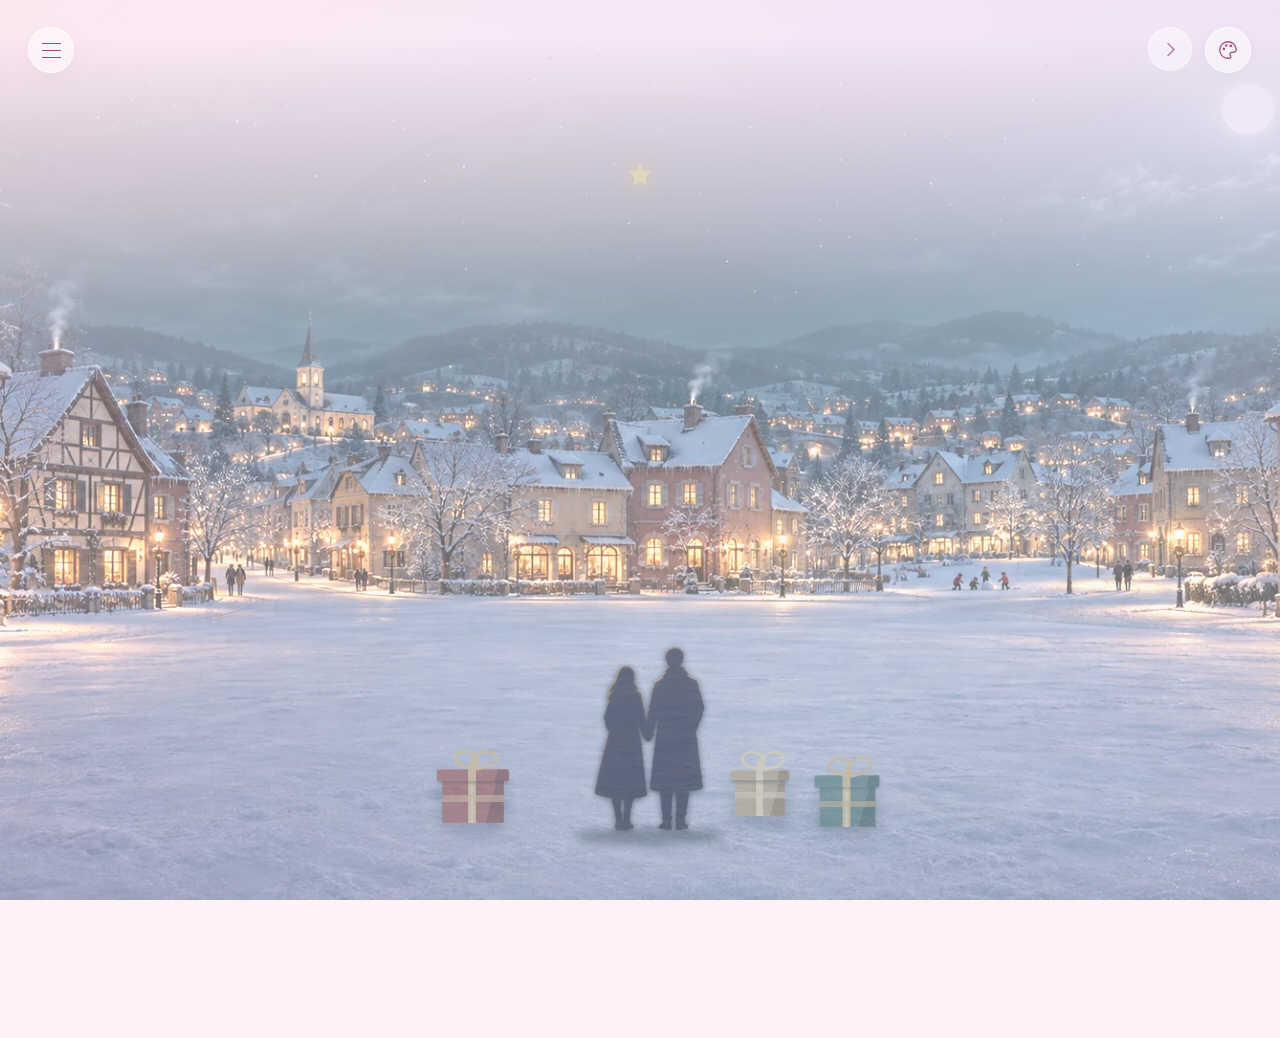
<file: index.html>
<!doctype html><html lang="zh-CN"><head><meta charset="UTF-8"><meta name="viewport" content="width=device-width, initial-scale=1, viewport-fit=cover"><meta name="theme-color" content="#f9e6f1"><link rel="icon" href="assets/star.svg"><script src="theme.js?v=20261122-14"></script><link rel="stylesheet" href="design.css?v=20261122-16"><link rel="stylesheet" href="navigation.css?v=20261122-14"><link rel="preload" href="assets/fonts/GreatVibes-Regular.ttf" as="font" type="font/ttf" crossorigin><title>曾❤敏</title><meta name="description" content="曾与敏的共同主页，相恋时光、照片和每一天的故事。"><link rel="stylesheet" href="sync.css?v=20261122-15"><link rel="stylesheet" href="actions.css?v=20261122-15"><script src="sync-model.js?v=20261122-16" defer></script><script src="memories.js?v=20261122-14" defer></script><script src="media.js?v=20261122-14" defer></script><script src="gallery-data.js?v=20261122-17" defer></script><script src="sync-client.js?v=20261122-14" defer></script><script src="navigation.js?v=20261122-14" defer></script><script src="sync-ui.js?v=20261122-14" defer></script><script src="time.js?v=20261122-14" defer></script><script src="home.js?v=20261122-17" defer></script><script src="music.js?v=20261122-14" defer></script></head><body data-page="home">  <svg class="icon-defs" aria-hidden="true" xmlns="http://www.w3.org/2000/svg"><defs>
    <symbol id="i-star" viewBox="0 0 24 24"><path d="m12 2 2.8 6.6 7.2.7-5.5 4.7 1.6 7-6.1-3.7L5.9 21l1.6-7L2 9.3l7.2-.7Z"/></symbol>
    <symbol id="i-snow" viewBox="0 0 24 24"><path d="M12 2v20M3.34 7l17.32 10M3.34 17 20.66 7M8 4l4 3 4-3M8 20l4-3 4 3M3 11l4-2-1-5M21 13l-4 2 1 5M6 20l1-5-4-2M18 4l-1 5 4 2"/></symbol>
    <symbol id="i-music" viewBox="0 0 24 24"><path d="M9 18V5l11-2v13M9 9l11-2"/><ellipse cx="5.5" cy="18.5" rx="3.5" ry="2.5"/><ellipse cx="16.5" cy="16.5" rx="3.5" ry="2.5"/></symbol>
    <symbol id="i-replay" viewBox="0 0 24 24"><path d="M4 10a8 8 0 1 1 1 8M4 4v6h6"/></symbol>
    <symbol id="i-heart" viewBox="0 0 24 24"><path d="M20.8 4.6a5.5 5.5 0 0 0-7.8 0L12 5.7l-1.1-1.1a5.5 5.5 0 0 0-7.8 7.8L12 21l8.8-8.6a5.5 5.5 0 0 0 0-7.8Z"/></symbol>
    <symbol id="i-close" viewBox="0 0 24 24"><path d="m6 6 12 12M6 18 18 6"/></symbol>
    <symbol id="i-check" viewBox="0 0 24 24"><path d="m5 12 4 4L19 6"/></symbol>
    <symbol id="i-camera" viewBox="0 0 24 24"><path d="M3 7h4l2-3h6l2 3h4v13H3Z"/><circle cx="12" cy="13" r="4"/></symbol>
    <symbol id="i-help" viewBox="0 0 24 24"><circle cx="12" cy="12" r="9"/><path d="M9.5 8a2.5 2.5 0 1 1 3.2 3.7c-.7.3-.7.8-.7 1.8M12 17h.01"/></symbol>
    <symbol id="i-next" viewBox="0 0 24 24"><path d="m9 5 7 7-7 7"/></symbol>
    <symbol id="i-pause" viewBox="0 0 24 24"><path d="M9 5v14M15 5v14"/></symbol>
    <symbol id="i-play" viewBox="0 0 24 24"><path d="m8 4 12 8-12 8Z"/></symbol>
  </defs></svg>
<div class="petals" aria-hidden="true"></div><header class="home-top"><span class="home-brand">曾<span>❤</span>敏</span></header>
<main class="home-shell"><section class="couple-hero" aria-label="曾与敏"><div class="couple-banner"><button class="profile-avatar" id="avatar-zeng" type="button" aria-label="曾的头像"><img src="assets/avatar-zeng.png" alt="曾的头像" width="210" height="210"><span>曾</span></button><button class="heart-button" id="heart-button" type="button" aria-label="给我们一个爱心"><svg viewBox="0 0 100 100"><path d="M50 87 13 51C-10 26 23-5 50 22 77-5 110 26 87 51Z"/></svg><span class="heart-ring" aria-hidden="true"></span></button><button class="profile-avatar" id="avatar-min" type="button" aria-label="敏的头像"><img src="assets/avatar-min.png" alt="敏的头像" width="210" height="210"><span>敏</span></button></div></section>
<p class="home-clock-caption" lang="en">time together forever</p>
<section class="home-clock" aria-label="从2025年12月9日起的相恋时间"><div class="time-block"><strong id="home-days">0</strong><span>天</span></div><div class="time-block"><strong id="home-hours">00</strong><span>时</span></div><div class="time-block"><strong id="home-minutes">00</strong><span>分</span></div><div class="time-block"><strong id="home-seconds">00</strong><span>秒</span></div></section>
<section class="anniversary-bar" aria-label="周年纪念日倒计时"><span class="anniversary-icon" aria-hidden="true"><svg viewBox="0 0 32 32"><rect x="4" y="7" width="24" height="22" rx="5"/><path d="M10 3v7M22 3v7M4 14h24M16 25l-5-4c-3-3 2-6 5-2 3-4 8-1 5 2Z"/></svg></span><div class="anniversary-copy"><h2 id="anniversary-title">距离我们的 1 周年</h2><time id="anniversary-date" datetime="2026-12-09">2026.12.09</time></div><div class="anniversary-countdown" id="anniversary-countdown" role="timer" aria-live="off"><span class="anniversary-day"><strong id="anniversary-days">—</strong><span>天</span></span><span class="anniversary-subtime"><span id="anniversary-hours">00</span><span aria-hidden="true">:</span><span id="anniversary-minutes">00</span><span aria-hidden="true">:</span><span id="anniversary-seconds">00</span></span></div><span class="anniversary-celebration" id="anniversary-celebration" hidden>周年快乐 ❤</span></section>
<nav class="home-entries" aria-label="我们的故事"><a href="dailyM.html"><span class="entry-icon"><svg><use href="#i-heart"/></svg></span><h2>dailyM</h2></a><a href="gallery.html"><span class="entry-icon"><svg><use href="#i-camera"/></svg></span><h2>照相馆</h2></a><a href="gameM.html"><span class="entry-icon"><svg viewBox="0 0 24 24"><path d="M7 7h10c3 0 5 10 3 11s-4-3-5-3H9c-1 0-3 4-5 3S4 7 7 7ZM6 11h5M8.5 8.5v5M16 10h.01M18 12h.01"/></svg></span><h2>gameM</h2></a><a href="foodM.html"><span class="entry-icon"><svg viewBox="0 0 24 24"><path d="M5 3v6c0 3 5 3 5 0V3M7.5 3v18M19 3c-5 3-5 9 0 9v9M19 3v9"/></svg></span><h2>foodM</h2></a><a href="travelM.html"><span class="entry-icon"><svg viewBox="0 0 24 24"><path d="m3 5 6-2 6 2 6-2v16l-6 2-6-2-6 2ZM9 3v16M15 5v16"/><path d="M7 10c4-5 7 9 11 1"/></svg></span><h2>旅行轨迹</h2></a></nav></main>
<button class="replay-cover soft-icon" id="replay-cover" type="button" aria-label="重看树的开场" title="重看开场"><svg viewBox="0 0 24 24"><path d="M4 10a8 8 0 1 1 1 8M4 4v6h6"/></svg></button><div class="home-toast" id="home-toast" role="status" aria-live="polite"></div><section class="entry-cover" id="entry-cover" aria-label="冬日开场" hidden><iframe id="entry-frame" title="冬日树与牵手的我们"></iframe><button class="enter-button" id="enter-home" type="button" hidden disabled>进入主页<span aria-hidden="true">♡</span></button></section></body></html>
</file>
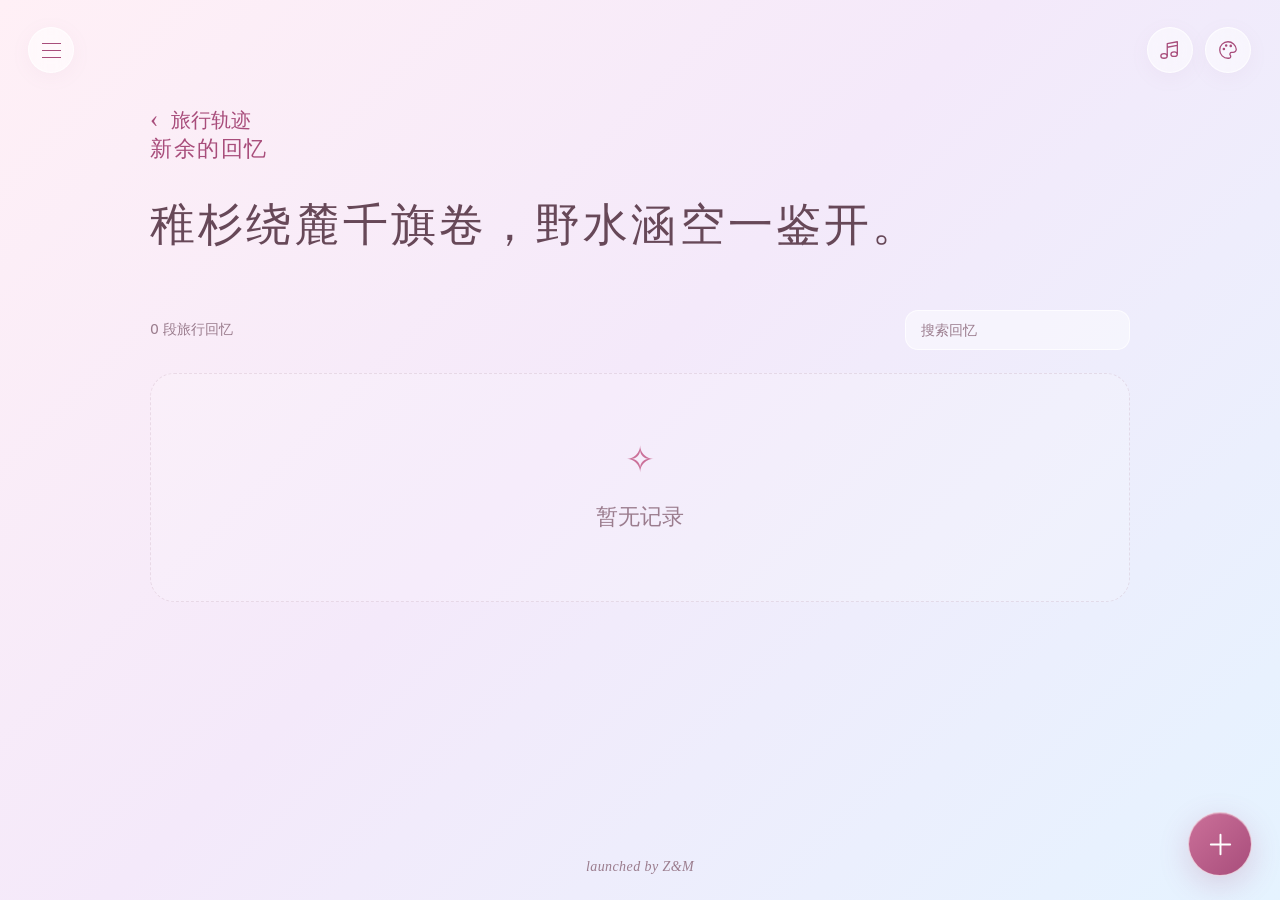
<file: city.html>
<!doctype html>
<html lang="zh-CN"><head><meta charset="UTF-8"><meta name="viewport" content="width=device-width, initial-scale=1, viewport-fit=cover"><meta name="theme-color" content="#f9e6f1"><link rel="icon" href="assets/star.svg"><script src="theme.js?v=20261122-14"></script><link rel="stylesheet" href="design.css?v=20261122-16"><link rel="stylesheet" href="navigation.css?v=20261122-14"><title>旅行回忆 · 曾❤敏</title><link rel="stylesheet" href="sync.css?v=20261122-15"><link rel="stylesheet" href="actions.css?v=20261122-15"><script src="sync-model.js?v=20261122-16" defer></script><script src="memories.js?v=20261122-14" defer></script><script src="media.js?v=20261122-14" defer></script><script src="gallery-data.js?v=20261122-17" defer></script><script src="sync-client.js?v=20261122-14" defer></script><script src="navigation.js?v=20261122-14" defer></script><script src="sync-ui.js?v=20261122-14" defer></script><script src="city-poems.js?v=20261122-18" defer></script><script src="journal.js?v=20261122-18" defer></script><script src="music.js?v=20261122-14" defer></script></head>
<body data-journal="travel"><main class="journal-shell"><header class="journal-header"><a class="back-link" href="travelM.html">旅行轨迹</a><p class="page-label" id="city-title">旅行回忆</p><h1 id="city-poem"></h1><div class="journal-toolbar"><a id="new-record" class="primary-button" href="travelM.html">＋ 添加回忆</a><button class="quiet-button" id="export-records" type="button">导出备份</button><label class="quiet-button import-label" for="import-file">导入备份</label><input id="import-file" type="file" accept="application/json,.json" hidden></div></header><section class="journal-content" aria-label="城市回忆"><div class="records-top"><span id="record-summary"></span><label class="search-box"><span class="sr-only">搜索回忆</span><input id="record-search" type="search" placeholder="搜索回忆"></label></div><div id="record-list" class="record-list"></div></section></main><div id="journal-toast" class="journal-toast" role="status" aria-live="polite"></div></body></html>
</file>
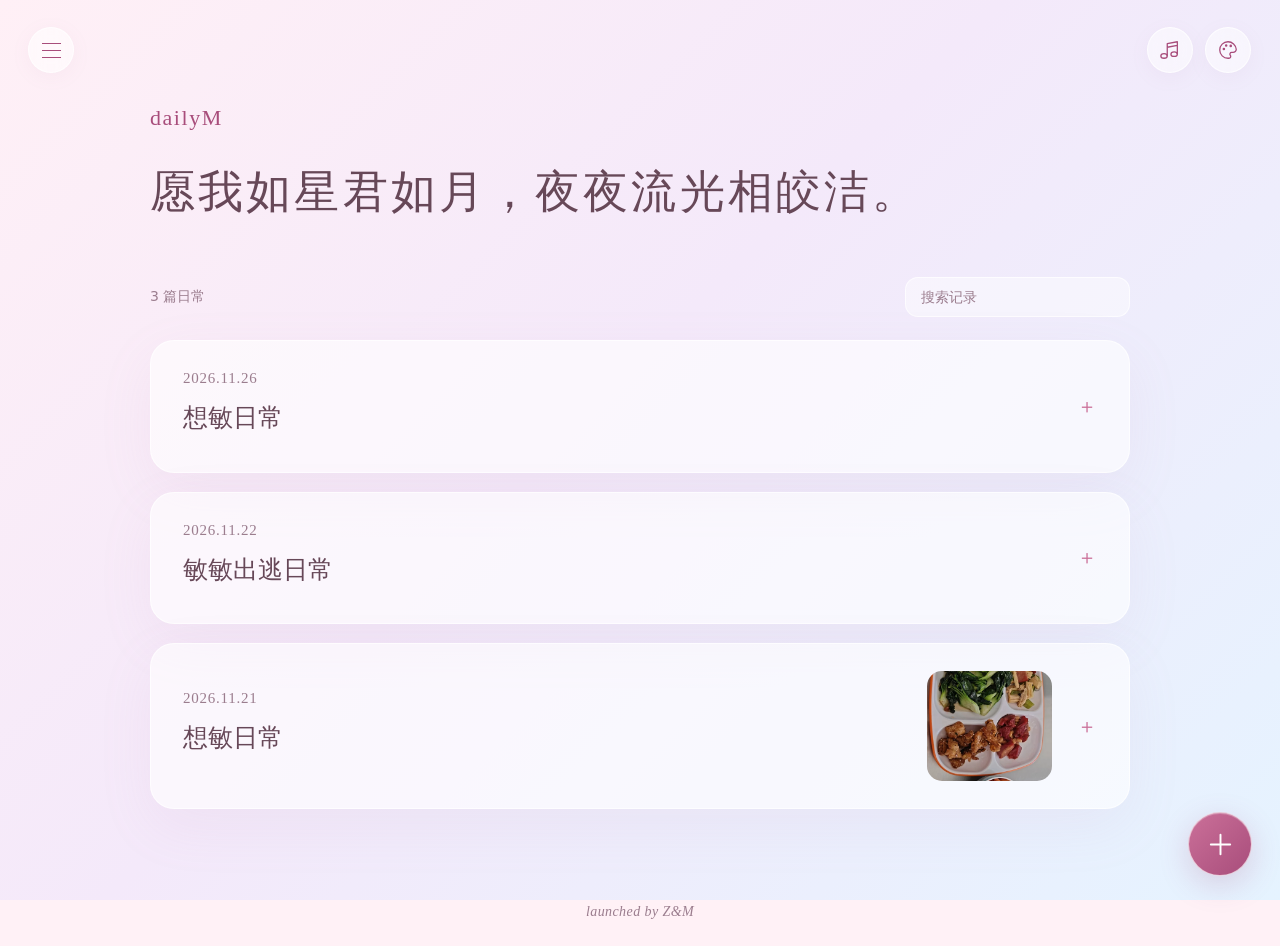
<file: dailyM.html>
<!doctype html><html lang="zh-CN"><head><meta charset="UTF-8"><meta name="viewport" content="width=device-width, initial-scale=1, viewport-fit=cover"><meta name="theme-color" content="#f9e6f1"><link rel="icon" href="assets/star.svg"><script src="theme.js?v=20261122-14"></script><link rel="stylesheet" href="design.css?v=20261122-16"><link rel="stylesheet" href="navigation.css?v=20261122-14"><title>dailyM · 曾❤敏</title><link rel="stylesheet" href="sync.css?v=20261122-15"><link rel="stylesheet" href="actions.css?v=20261122-15"><script src="sync-model.js?v=20261122-16" defer></script><script src="memories.js?v=20261122-14" defer></script><script src="media.js?v=20261122-14" defer></script><script src="gallery-data.js?v=20261122-17" defer></script><script src="sync-client.js?v=20261122-14" defer></script><script src="navigation.js?v=20261122-14" defer></script><script src="sync-ui.js?v=20261122-14" defer></script><script src="journal.js?v=20261122-18" defer></script><script src="music.js?v=20261122-14" defer></script></head><body data-journal="daily"><main class="journal-shell"><header class="journal-header"><p class="page-label">dailyM</p><h1><span class="poem-line">愿我如星君如月，</span><wbr><span class="poem-line">夜夜流光相皎洁。</span></h1><div class="journal-toolbar"><a id="new-record" class="primary-button" href="record.html?kind=daily&new=1">＋ 记录今天</a><button class="quiet-button" id="export-records" type="button">导出备份</button><label class="quiet-button import-label" for="import-file">导入备份</label><input id="import-file" type="file" accept="application/json,.json" hidden></div></header><section class="journal-content" aria-label="我的记录"><div class="records-top"><span id="record-summary"></span><label class="search-box"><span class="sr-only">搜索记录</span><input id="record-search" type="search" placeholder="搜索记录"></label></div><div id="record-list" class="record-list"></div></section></main><div id="journal-toast" class="journal-toast" role="status" aria-live="polite"></div></body></html>
</file>
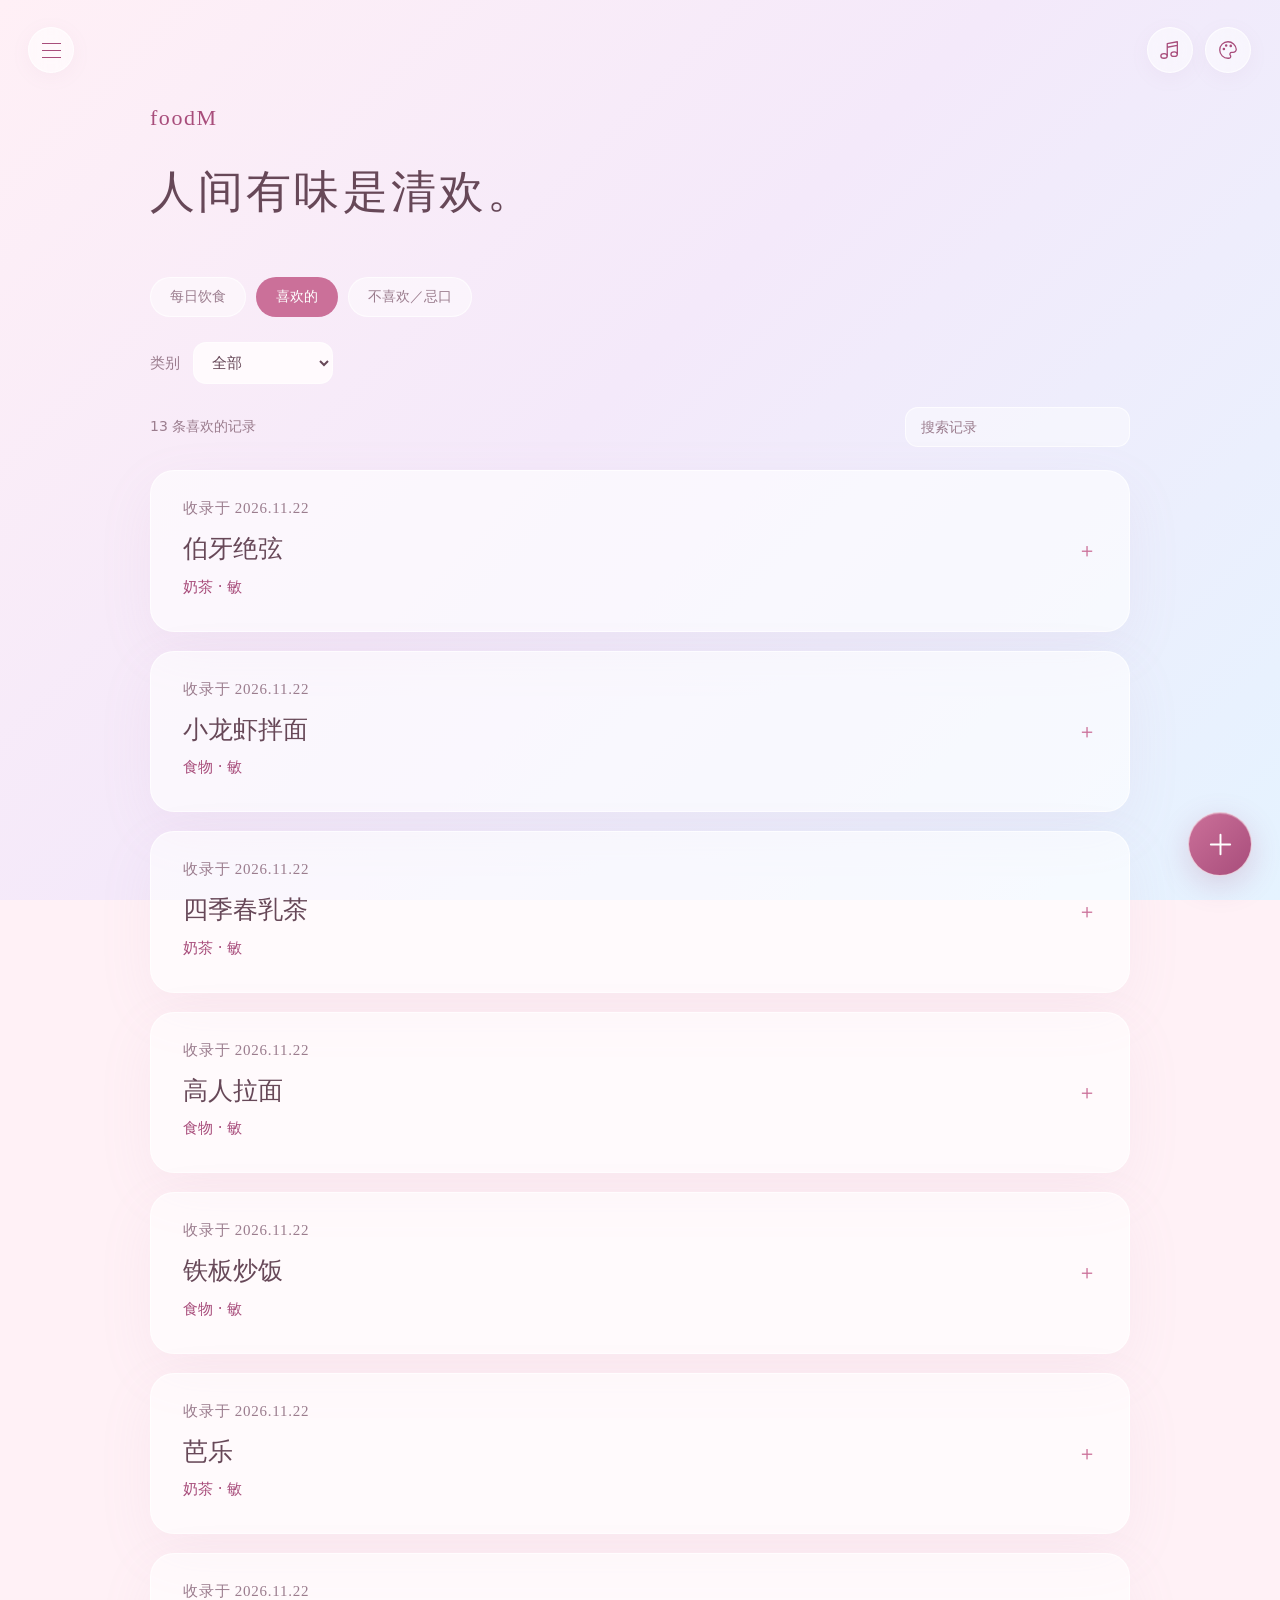
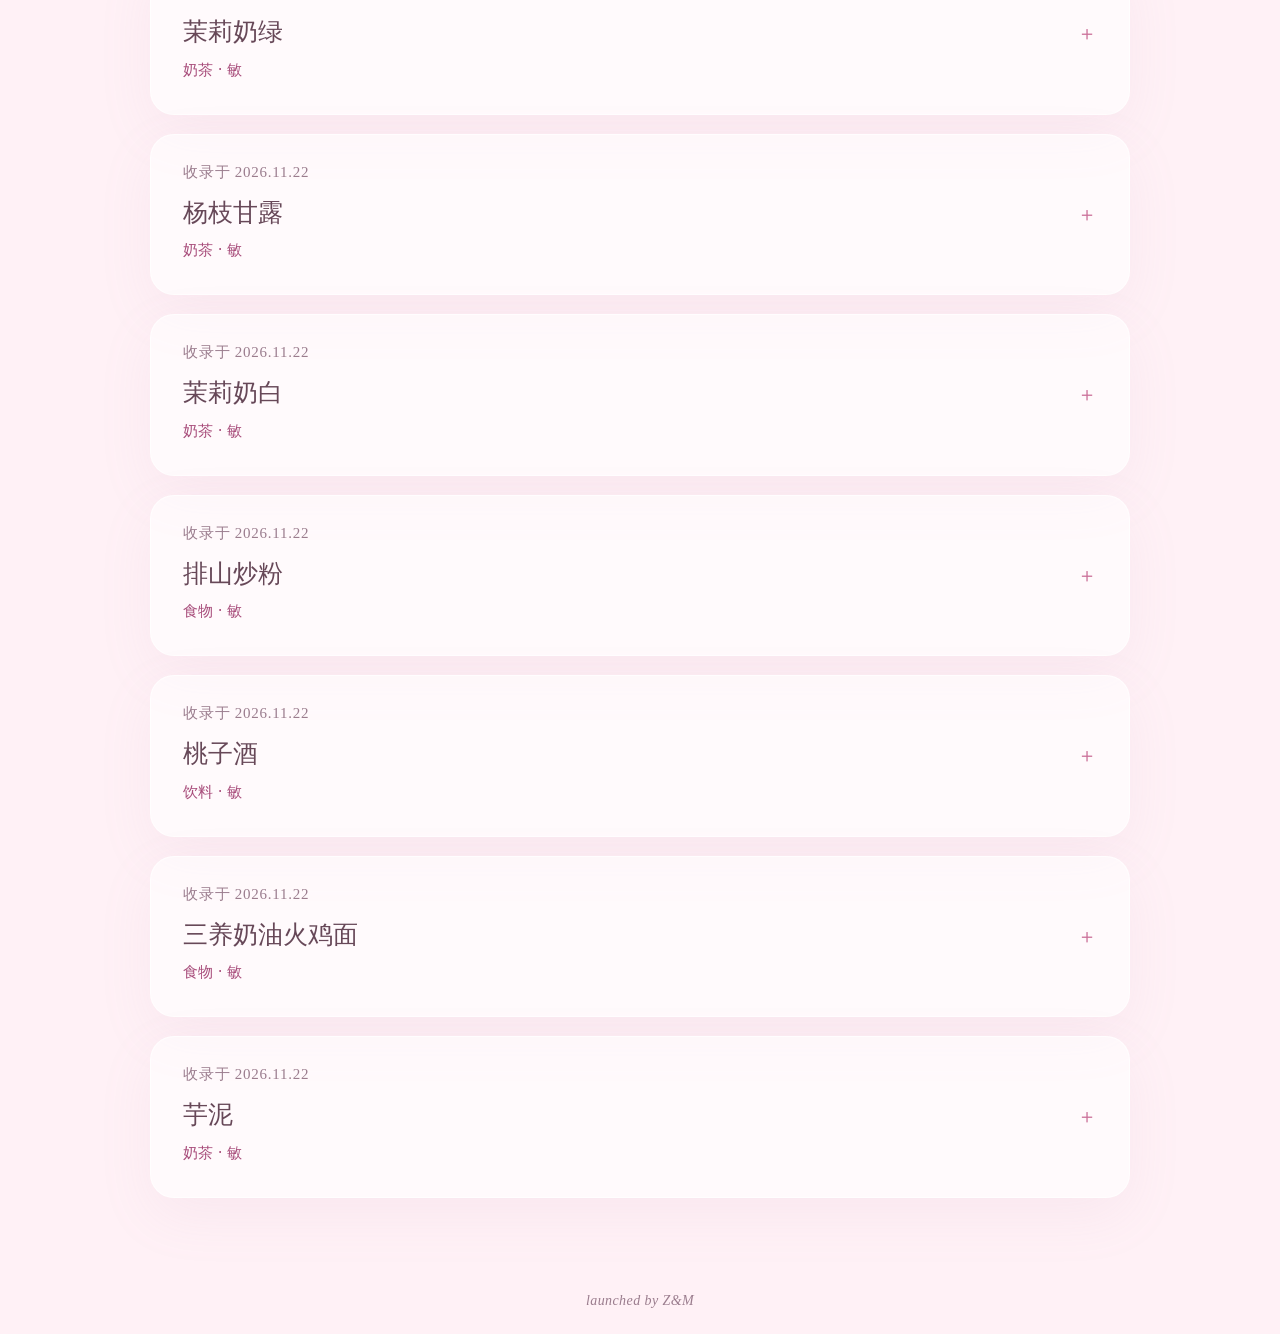
<file: foodM.html>
<!doctype html><html lang="zh-CN"><head><meta charset="UTF-8"><meta name="viewport" content="width=device-width, initial-scale=1, viewport-fit=cover"><meta name="theme-color" content="#f9e6f1"><link rel="icon" href="assets/star.svg"><script src="theme.js?v=20261122-14"></script><link rel="stylesheet" href="design.css?v=20261122-16"><link rel="stylesheet" href="navigation.css?v=20261122-14"><title>foodM · 曾❤敏</title><link rel="stylesheet" href="sync.css?v=20261122-15"><link rel="stylesheet" href="actions.css?v=20261122-15"><script src="sync-model.js?v=20261122-16" defer></script><script src="memories.js?v=20261122-14" defer></script><script src="media.js?v=20261122-14" defer></script><script src="gallery-data.js?v=20261122-17" defer></script><script src="sync-client.js?v=20261122-14" defer></script><script src="navigation.js?v=20261122-14" defer></script><script src="sync-ui.js?v=20261122-14" defer></script><script src="journal.js?v=20261122-18" defer></script><script src="music.js?v=20261122-14" defer></script></head><body data-journal="food"><main class="journal-shell"><header class="journal-header"><p class="page-label">foodM</p><h1><span class="poem-line">人间有味是清欢。</span></h1><div class="journal-toolbar"><a id="new-record" class="primary-button" href="record.html?kind=food&new=1">＋ 记录食物</a><button class="quiet-button" id="export-records" type="button">导出备份</button><label class="quiet-button import-label" for="import-file">导入备份</label><input id="import-file" type="file" accept="application/json,.json" hidden></div></header><section class="journal-content" aria-label="我的记录"><div class="food-tabs" role="group" aria-label="食物分类"><button type="button" data-food-tab="meal" aria-pressed="true">每日饮食</button><button type="button" data-food-tab="favorite" aria-pressed="false">喜欢的</button><button type="button" data-food-tab="avoid" aria-pressed="false">不喜欢／忌口</button></div><div class="food-filters"><label for="food-category-filter">类别<select id="food-category-filter"><option value="">全部</option><option value="tea">奶茶</option><option value="food">食物</option><option value="drink">饮料</option></select></label></div><div class="records-top"><span id="record-summary"></span><label class="search-box"><span class="sr-only">搜索记录</span><input id="record-search" type="search" placeholder="搜索记录"></label></div><div id="record-list" class="record-list"></div></section></main><div id="journal-toast" class="journal-toast" role="status" aria-live="polite"></div></body></html>
</file>
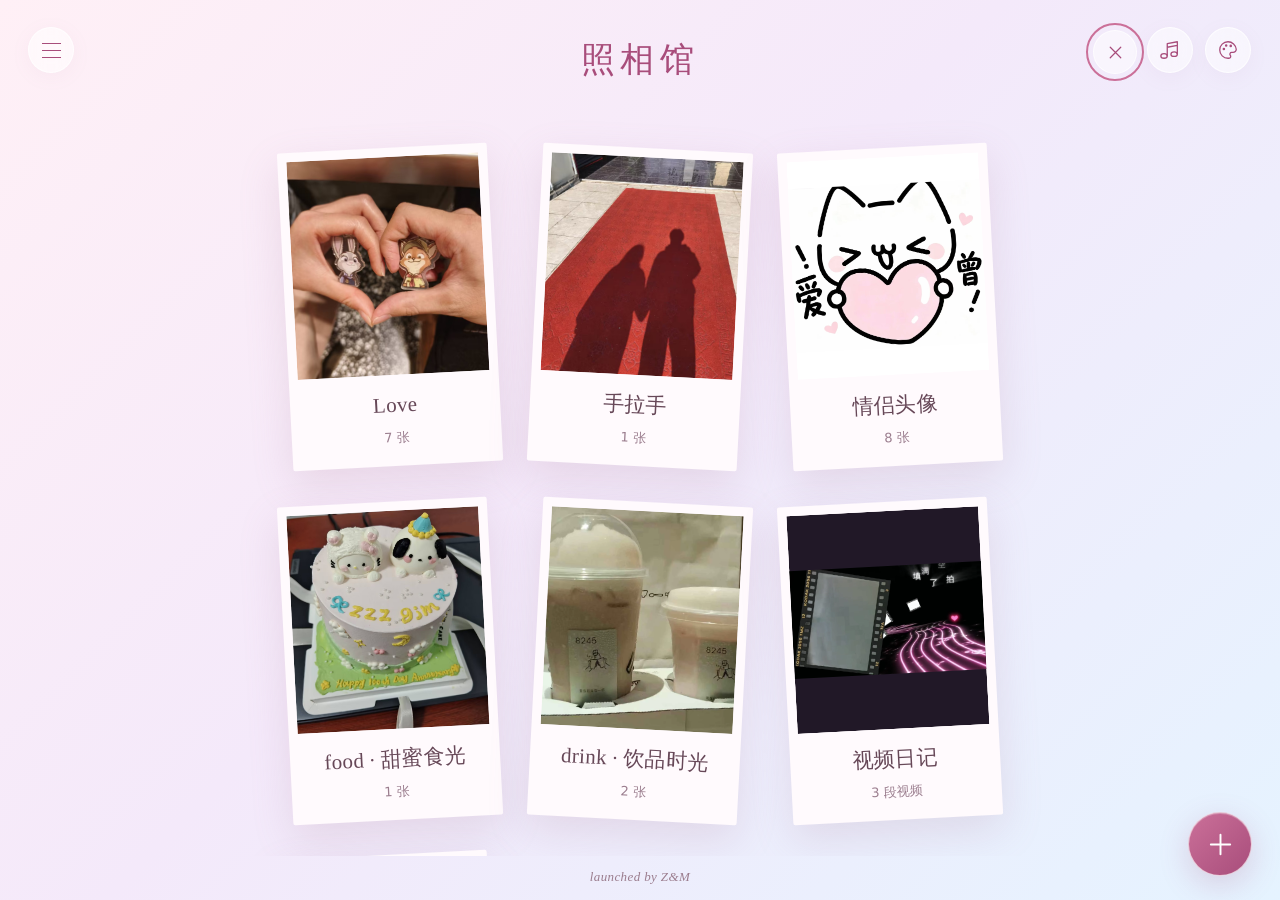
<file: gallery.html>
<!doctype html><html lang="zh-CN"><head><meta charset="UTF-8"><meta name="viewport" content="width=device-width, initial-scale=1"><title>照相馆 · 曾❤敏</title><script src="theme.js?v=20261122-14"></script><link rel="stylesheet" href="style.css?v=20261122-14"><link rel="stylesheet" href="design.css?v=20261122-16"><link rel="stylesheet" href="navigation.css?v=20261122-14"><link rel="stylesheet" href="sync.css?v=20261122-15"><link rel="stylesheet" href="actions.css?v=20261122-15"><script src="sync-model.js?v=20261122-16" defer></script><script src="memories.js?v=20261122-14" defer></script><script src="media.js?v=20261122-14" defer></script><script src="gallery-data.js?v=20261122-17" defer></script><script src="sync-client.js?v=20261122-14" defer></script><script src="navigation.js?v=20261122-14" defer></script><script src="sync-ui.js?v=20261122-14" defer></script><script src="gallery.js?v=20261122-14" defer></script><script src="music.js?v=20261122-14" defer></script></head><body data-page="gallery" data-gallery-page="true">  <svg class="icon-defs" aria-hidden="true" xmlns="http://www.w3.org/2000/svg"><defs>
    <symbol id="i-star" viewBox="0 0 24 24"><path d="m12 2 2.8 6.6 7.2.7-5.5 4.7 1.6 7-6.1-3.7L5.9 21l1.6-7L2 9.3l7.2-.7Z"/></symbol>
    <symbol id="i-snow" viewBox="0 0 24 24"><path d="M12 2v20M3.34 7l17.32 10M3.34 17 20.66 7M8 4l4 3 4-3M8 20l4-3 4 3M3 11l4-2-1-5M21 13l-4 2 1 5M6 20l1-5-4-2M18 4l-1 5 4 2"/></symbol>
    <symbol id="i-music" viewBox="0 0 24 24"><path d="M9 18V5l11-2v13M9 9l11-2"/><ellipse cx="5.5" cy="18.5" rx="3.5" ry="2.5"/><ellipse cx="16.5" cy="16.5" rx="3.5" ry="2.5"/></symbol>
    <symbol id="i-replay" viewBox="0 0 24 24"><path d="M4 10a8 8 0 1 1 1 8M4 4v6h6"/></symbol>
    <symbol id="i-heart" viewBox="0 0 24 24"><path d="M20.8 4.6a5.5 5.5 0 0 0-7.8 0L12 5.7l-1.1-1.1a5.5 5.5 0 0 0-7.8 7.8L12 21l8.8-8.6a5.5 5.5 0 0 0 0-7.8Z"/></symbol>
    <symbol id="i-close" viewBox="0 0 24 24"><path d="m6 6 12 12M6 18 18 6"/></symbol>
    <symbol id="i-check" viewBox="0 0 24 24"><path d="m5 12 4 4L19 6"/></symbol>
    <symbol id="i-camera" viewBox="0 0 24 24"><path d="M3 7h4l2-3h6l2 3h4v13H3Z"/><circle cx="12" cy="13" r="4"/></symbol>
    <symbol id="i-help" viewBox="0 0 24 24"><circle cx="12" cy="12" r="9"/><path d="M9.5 8a2.5 2.5 0 1 1 3.2 3.7c-.7.3-.7.8-.7 1.8M12 17h.01"/></symbol>
    <symbol id="i-next" viewBox="0 0 24 24"><path d="m9 5 7 7-7 7"/></symbol>
    <symbol id="i-pause" viewBox="0 0 24 24"><path d="M9 5v14M15 5v14"/></symbol>
    <symbol id="i-play" viewBox="0 0 24 24"><path d="m8 4 12 8-12 8Z"/></symbol>
  </defs></svg><button id="gallery-open" hidden></button>  <dialog class="gallery-dialog" id="gallery-dialog" aria-labelledby="gallery-title">
    <header class="gallery-header"><button class="gallery-back icon-control" id="gallery-back" type="button" aria-label="返回相册分类" title="返回分类" hidden><svg><use href="#i-next"/></svg></button><h2 id="gallery-title">照相馆</h2><button class="icon-control" id="gallery-close" type="button" aria-label="关闭照相馆" title="关闭照相馆"><svg><use href="#i-close"/></svg></button></header>
    <div class="gallery-categories" id="gallery-categories" aria-label="相册分类"></div>
    <section class="gallery-room" id="gallery-room" aria-label="环形回忆墙" hidden><div class="photo-orbit" id="photo-orbit"></div><div class="orbit-controls"><button class="icon-control prev-control" id="orbit-prev" type="button" aria-label="向前转动照片" title="向前转动"><svg><use href="#i-next"/></svg></button><button class="icon-control" id="orbit-pause" type="button" aria-label="暂停转动" aria-pressed="false" title="暂停转动"><svg><use href="#i-pause"/></svg></button><button class="icon-control" id="orbit-next" type="button" aria-label="向后转动照片" title="向后转动"><svg><use href="#i-next"/></svg></button></div></section>
  </dialog>
  <dialog class="lightbox-dialog" id="lightbox-dialog" aria-label="放大照片"><button class="icon-control lightbox-close" id="lightbox-close" type="button" aria-label="关闭预览" title="关闭预览"><svg><use href="#i-close"/></svg></button><button class="icon-control lightbox-prev prev-control" id="lightbox-prev" type="button" aria-label="上一张照片" title="上一张"><svg><use href="#i-next"/></svg></button><figure><img id="lightbox-image" alt="" src="assets/gallery/love-01.jpg"><figcaption id="lightbox-caption"></figcaption></figure><button class="icon-control lightbox-next" id="lightbox-next" type="button" aria-label="下一张照片" title="下一张"><svg><use href="#i-next"/></svg></button></dialog>
</body></html>
</file>
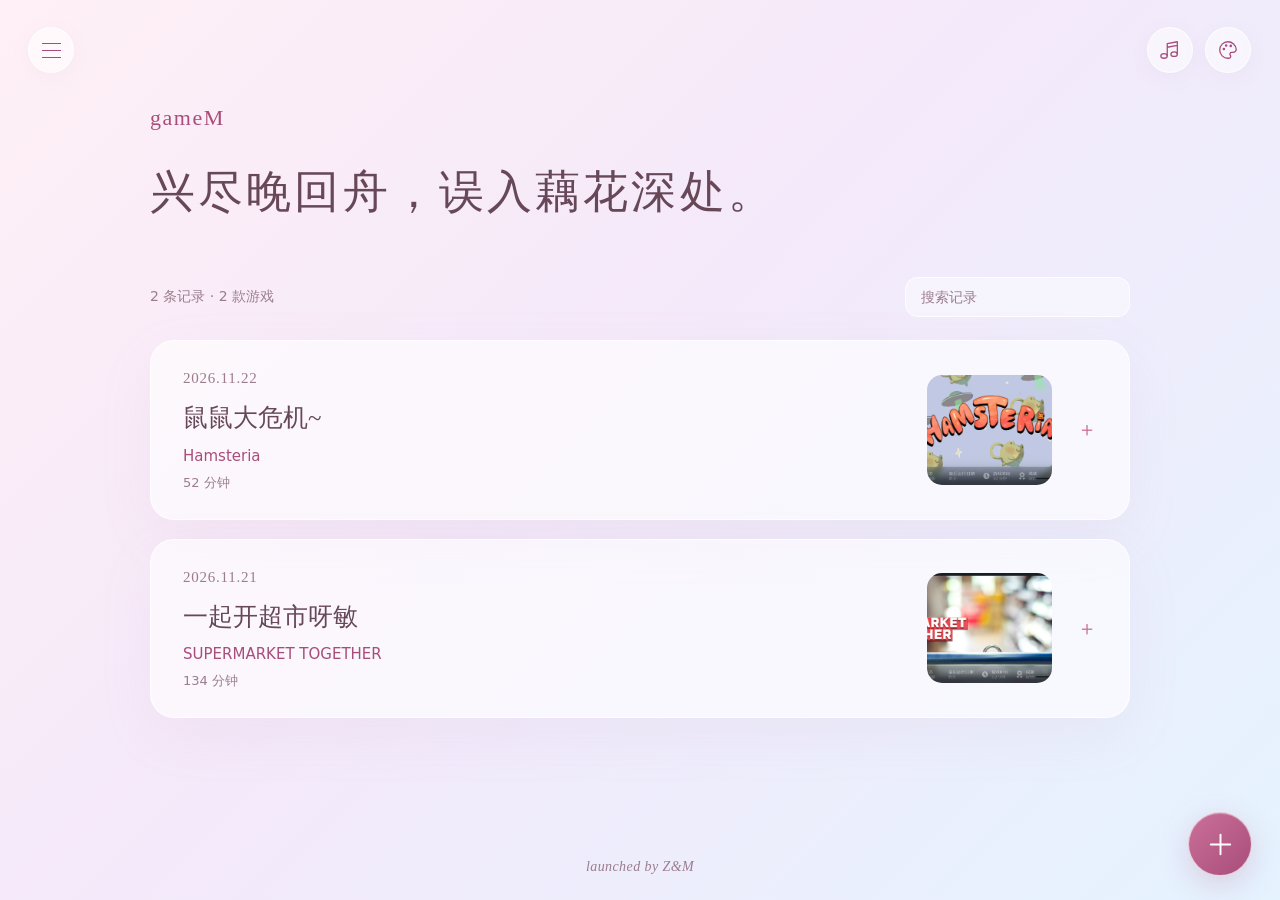
<file: gameM.html>
<!doctype html><html lang="zh-CN"><head><meta charset="UTF-8"><meta name="viewport" content="width=device-width, initial-scale=1, viewport-fit=cover"><meta name="theme-color" content="#f9e6f1"><link rel="icon" href="assets/star.svg"><script src="theme.js?v=20261122-14"></script><link rel="stylesheet" href="design.css?v=20261122-16"><link rel="stylesheet" href="navigation.css?v=20261122-14"><title>gameM · 曾❤敏</title><link rel="stylesheet" href="sync.css?v=20261122-15"><link rel="stylesheet" href="actions.css?v=20261122-15"><script src="sync-model.js?v=20261122-16" defer></script><script src="memories.js?v=20261122-14" defer></script><script src="media.js?v=20261122-14" defer></script><script src="gallery-data.js?v=20261122-17" defer></script><script src="sync-client.js?v=20261122-14" defer></script><script src="navigation.js?v=20261122-14" defer></script><script src="sync-ui.js?v=20261122-14" defer></script><script src="journal.js?v=20261122-18" defer></script><script src="music.js?v=20261122-14" defer></script></head><body data-journal="game"><main class="journal-shell"><header class="journal-header"><p class="page-label">gameM</p><h1><span class="poem-line">兴尽晚回舟，</span><wbr><span class="poem-line">误入藕花深处。</span></h1><div class="journal-toolbar"><a id="new-record" class="primary-button" href="record.html?kind=game&new=1">＋ 记一场游戏</a><button class="quiet-button" id="export-records" type="button">导出备份</button><label class="quiet-button import-label" for="import-file">导入备份</label><input id="import-file" type="file" accept="application/json,.json" hidden></div></header><section class="journal-content" aria-label="我的记录"><div class="records-top"><span id="record-summary"></span><label class="search-box"><span class="sr-only">搜索记录</span><input id="record-search" type="search" placeholder="搜索记录"></label></div><div id="record-list" class="record-list"></div></section></main><div id="journal-toast" class="journal-toast" role="status" aria-live="polite"></div></body></html>
</file>
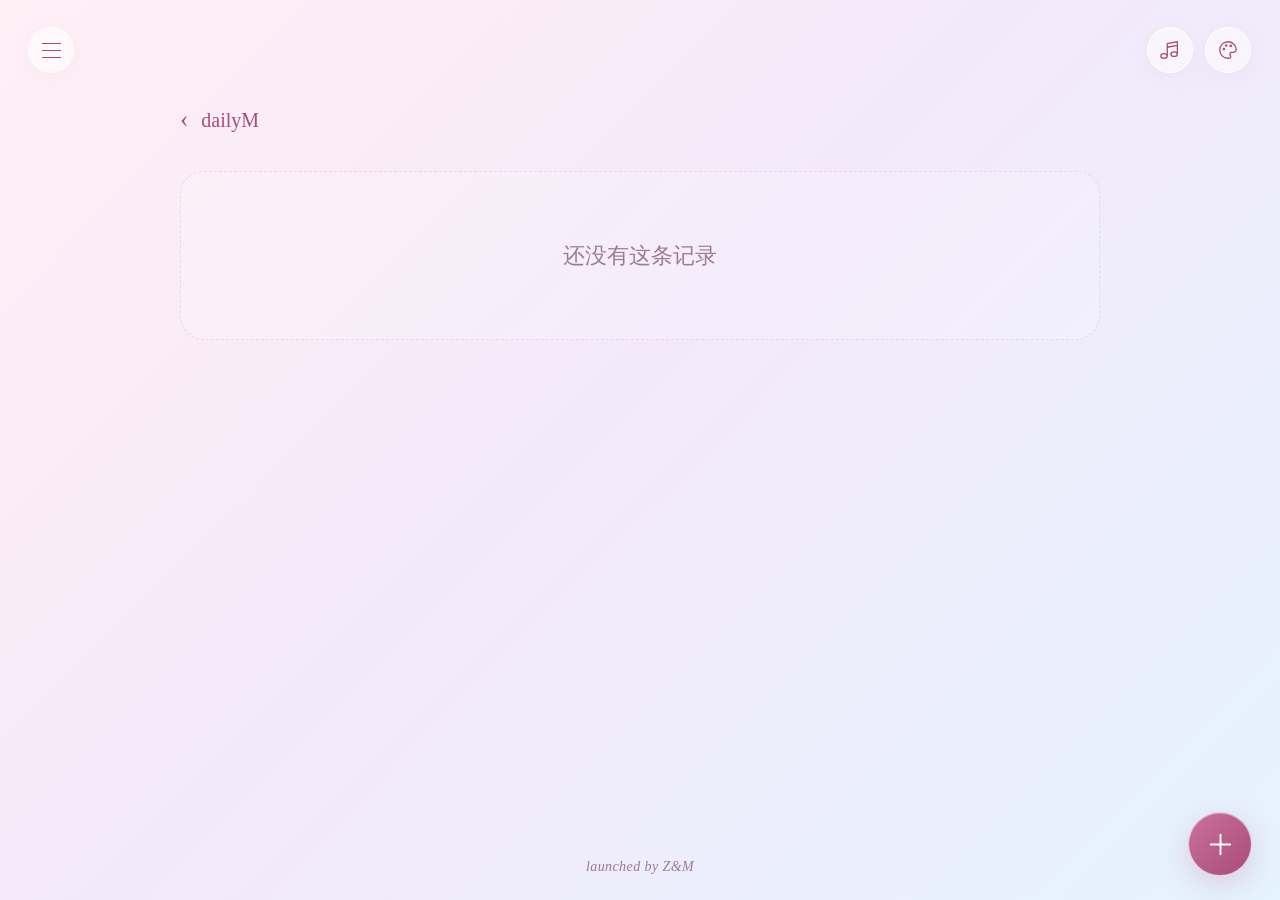
<file: record.html>
<!doctype html><html lang="zh-CN"><head><meta charset="UTF-8"><meta name="viewport" content="width=device-width, initial-scale=1, viewport-fit=cover"><meta name="theme-color" content="#f9e6f1"><link rel="icon" href="assets/star.svg"><script src="theme.js?v=20261122-14"></script><link rel="stylesheet" href="design.css?v=20261122-16"><link rel="stylesheet" href="navigation.css?v=20261122-14"><title>记录 · 曾❤敏</title><link rel="stylesheet" href="sync.css?v=20261122-15"><link rel="stylesheet" href="actions.css?v=20261122-15"><script src="sync-model.js?v=20261122-16" defer></script><script src="memories.js?v=20261122-14" defer></script><script src="media.js?v=20261122-14" defer></script><script src="gallery-data.js?v=20261122-17" defer></script><script src="sync-client.js?v=20261122-14" defer></script><script src="navigation.js?v=20261122-14" defer></script><script src="sync-ui.js?v=20261122-14" defer></script><script src="record.js?v=20261122-16" defer></script><script src="music.js?v=20261122-14" defer></script></head><body data-page="record"><main class="record-shell"><header class="record-top"><a id="back-records" class="back-link" href="dailyM.html">dailyM</a><div class="record-top-actions"><button id="edit-record" class="quiet-button" type="button" hidden>编辑</button><button id="delete-record" class="quiet-button" type="button" hidden>删除</button></div></header><article id="record-view" class="record-detail" hidden><div class="detail-meta" id="detail-meta"></div><h1 id="detail-title"></h1><p class="detail-game" id="detail-game" hidden></p><div class="detail-body" id="detail-body"></div><div class="detail-photos" id="detail-photos"></div></article><form id="record-form" class="record-editor" hidden><h1 id="editor-title">写下这一刻</h1><label>标题<input id="record-title" maxlength="80" required></label><label id="game-name-field" hidden>游戏名称<input id="record-game-name" maxlength="80"></label><div id="food-fields" hidden><div class="field-row"><label>分类<select id="record-food-type"><option value="meal">每日饮食</option><option value="favorite">喜欢的</option><option value="avoid">不喜欢／忌口</option></select></label><label>是谁的记录<select id="record-person"><option>我们</option><option>曾</option><option>敏</option></select></label></div><label>食物名称<input id="record-food-name" maxlength="80"></label><div class="field-row"><label>类别<select id="record-food-category"><option value="">未分类</option><option value="tea">奶茶</option><option value="food">食物</option><option value="drink">饮料</option></select></label><label>品牌<input id="record-food-brand" maxlength="80"></label></div><label id="meal-field">餐次<select id="record-meal"><option>早餐</option><option selected>午餐</option><option>晚餐</option><option>加餐</option></select></label></div><div class="field-row"><label><span id="record-date-label">日期</span><input id="record-date" type="date" required></label><label id="mood-field">心情<select id="record-mood"><option>晴朗</option><option>开心</option><option>平静</option><option>想你</option><option>有点累</option></select></label><label id="duration-field" hidden>时长（分钟）<input id="record-duration" type="number" min="0" max="1440" step="1" value="60"></label></div><label>正文<textarea id="record-note" rows="10" maxlength="30000"></textarea></label><div class="photo-heading"><span>照片 / 视频</span><label class="quiet-button photo-picker" for="record-files">＋ 添加照片 / 视频</label><input id="record-files" type="file" accept="image/jpeg,image/png,image/webp,video/mp4,video/webm,video/quicktime,.mov" multiple hidden></div><div class="editor-photos" id="editor-photos"></div><p class="form-error" id="record-error" role="alert"></p><div class="editor-actions"><button class="primary-button" id="save-record" type="submit">保存</button><button class="quiet-button" id="cancel-edit" type="button">取消</button></div></form><section id="record-missing" class="empty-records" hidden><h1>还没有这条记录</h1></section></main><dialog class="photo-viewer" id="photo-viewer" aria-label="查看照片"><button class="viewer-close" id="viewer-close" type="button" aria-label="关闭照片">×</button><button class="viewer-prev" id="viewer-prev" type="button" aria-label="上一张照片">‹</button><img id="viewer-image" alt="记录中的照片"><button class="viewer-next" id="viewer-next" type="button" aria-label="下一张照片">›</button></dialog><div id="journal-toast" class="journal-toast" role="status" aria-live="polite"></div></body></html>
</file>
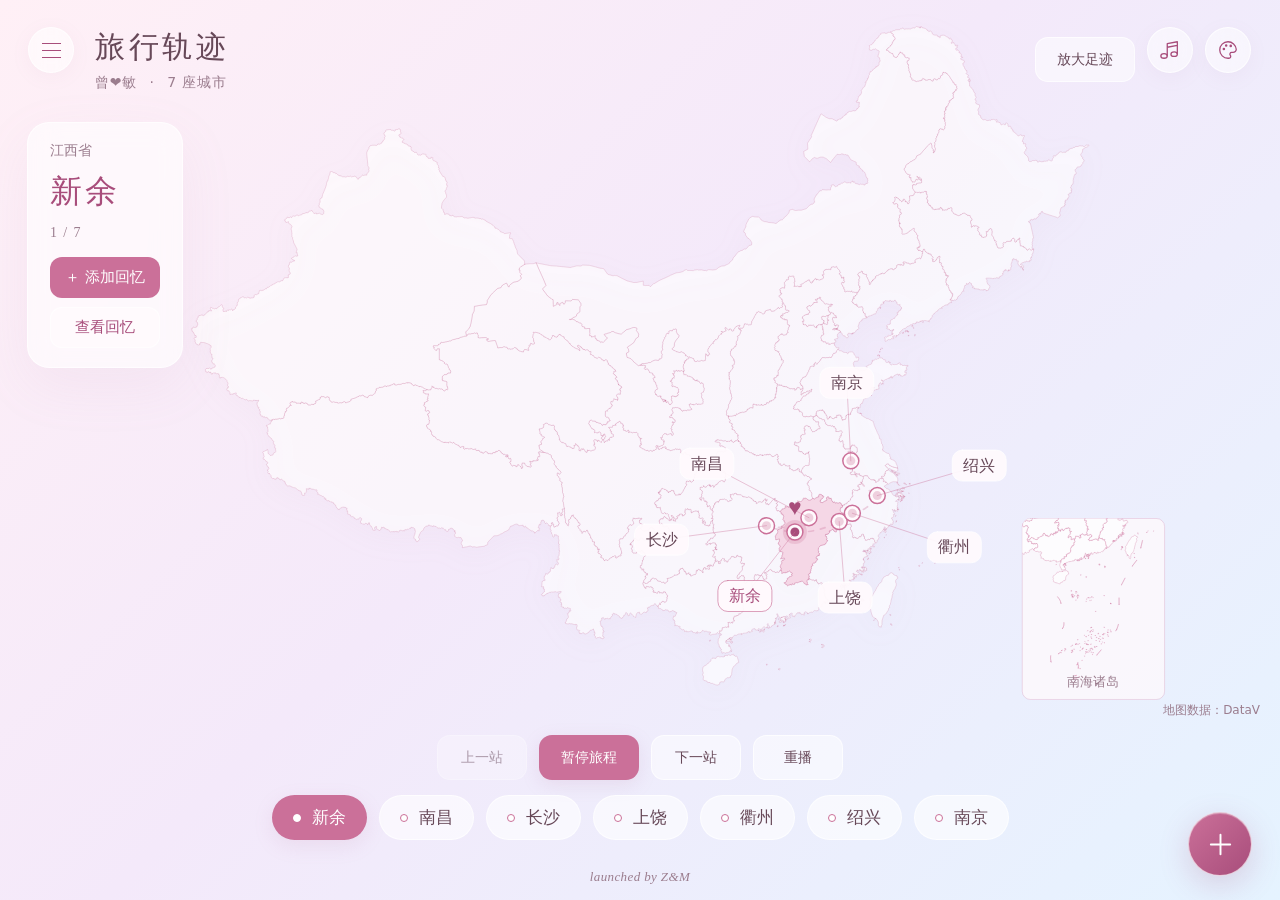
<file: travelM.html>
<!doctype html>
<html lang="zh-CN"><head>
  <meta charset="UTF-8"><meta name="viewport" content="width=device-width, initial-scale=1, viewport-fit=cover">
  <meta name="theme-color" content="#f9e6f1"><title>旅行轨迹 · 曾❤敏</title>
  <link rel="icon" href="assets/star.svg"><script src="theme.js?v=20261122-14"></script>
  <link rel="stylesheet" href="design.css?v=20261122-16"><link rel="stylesheet" href="navigation.css?v=20261122-14">
  <link rel="stylesheet" href="travel.css?v=20261122-14">

<link rel="stylesheet" href="sync.css?v=20261122-15"><link rel="stylesheet" href="actions.css?v=20261122-15"><script src="sync-model.js?v=20261122-16" defer></script><script src="memories.js?v=20261122-14" defer></script><script src="media.js?v=20261122-14" defer></script><script src="gallery-data.js?v=20261122-17" defer></script><script src="sync-client.js?v=20261122-14" defer></script><script src="navigation.js?v=20261122-14" defer></script><script src="sync-ui.js?v=20261122-14" defer></script><script src="travel.js?v=20261122-14" defer></script><script src="music.js?v=20261122-14" defer></script></head><body data-page="travel">
  <main class="travel-shell">
    <header class="travel-heading"><div><h1>旅行轨迹</h1><p>曾❤敏 <span aria-hidden="true">·</span> 7 座城市</p></div><button class="quiet-button" id="map-mode" type="button" aria-pressed="false" disabled>放大足迹</button></header>
    <section class="travel-map-panel" id="map-panel" aria-label="七城旅行地图" aria-busy="true">
      <svg id="travel-map" class="travel-map" viewBox="0 0 1100 720" role="group" aria-label="新余、南昌、长沙、上饶、衢州、绍兴、南京的旅行连线"></svg>
      <aside class="travel-city-card" id="travel-city-card" aria-live="polite" hidden><p id="city-province"></p><h2 id="city-name"></h2><span id="city-position"></span><div class="city-memory-actions"><a class="city-memory-link city-add-memory" id="city-add-memory-link" href="record.html?kind=travel&amp;city=360500&amp;new=1">＋ 添加回忆</a><a class="city-memory-link" id="city-memory-link" href="city.html?city=360500">查看回忆</a></div></aside>
      <div class="travel-loading" id="travel-loading" role="status"><span id="map-status">正在展开地图…</span><button class="quiet-button" id="map-retry" type="button" hidden>重新加载</button></div>
      <a class="map-attribution" href="https://datav.aliyun.com/portal/school/atlas/area_selector" target="_blank" rel="noopener noreferrer">地图数据：DataV</a>
    </section>
    <div class="travel-playback" role="group" aria-label="旅程播放控制"><button class="quiet-button" id="trip-prev" type="button" disabled>上一站</button><button class="primary-button" id="trip-play" type="button" disabled>播放旅程</button><button class="quiet-button" id="trip-next" type="button" disabled>下一站</button><button class="quiet-button" id="trip-replay" type="button" disabled>重播</button></div>
    <nav class="travel-stops" id="travel-stops" aria-label="旅行城市"></nav>
  </main>
</body></html>
</file>
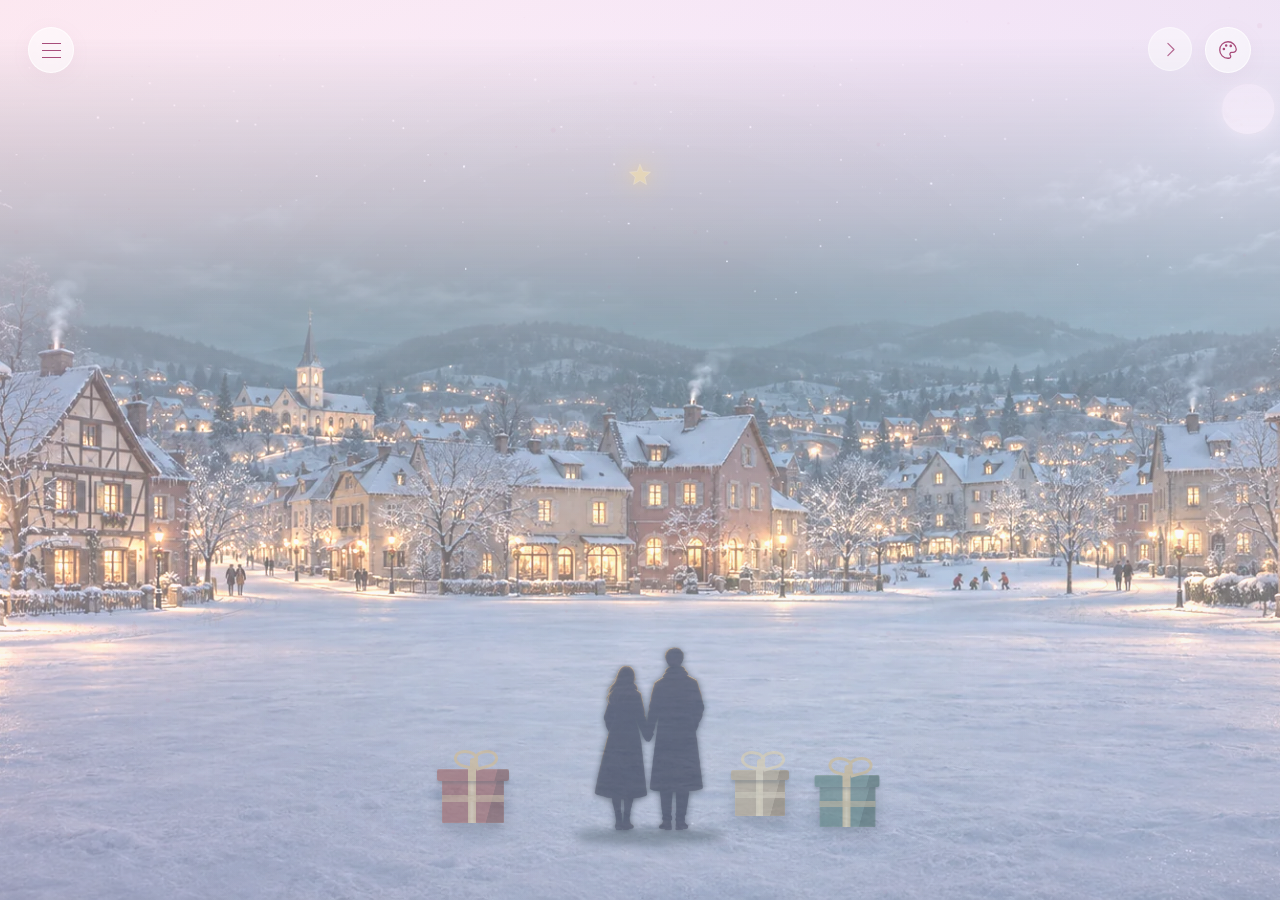
<file: welcome.html>
<!doctype html>
<html lang="zh-CN">
<head>
  <meta charset="UTF-8">
  <meta name="viewport" content="width=device-width, initial-scale=1, viewport-fit=cover">
  <meta name="theme-color" content="#07151e">
  <meta name="description" content="从 2025 年 12 月 9 日开始，和你一起，把每一个冬天慢慢点亮。属于我们的互动圣诞夜。">
  <title>敏，冬日暖阳</title>
  <link rel="icon" type="image/svg+xml" href="assets/star.svg">
  <link rel="stylesheet" href="style.css?v=20261122-14">
  <link rel="stylesheet" href="navigation.css?v=20261122-14"><link rel="stylesheet" href="design.css?v=20261122-16">
  <link rel="preload" as="image" href="assets/couple.png"><link rel="preload" as="image" href="assets/winter-town.webp">
  <script src="theme.js?v=20261122-14"></script>


<link rel="stylesheet" href="sync.css?v=20261122-15"><link rel="stylesheet" href="actions.css?v=20261122-15"><script src="sync-model.js?v=20261122-16" defer></script><script src="memories.js?v=20261122-14" defer></script><script src="media.js?v=20261122-14" defer></script><script src="gallery-data.js?v=20261122-17" defer></script><script src="sync-client.js?v=20261122-14" defer></script><script src="navigation.js?v=20261122-14" defer></script><script src="sync-ui.js?v=20261122-14" defer></script><script src="app.js?v=20261122-14" defer></script><script src="gallery.js?v=20261122-14" defer></script><script src="music.js?v=20261122-14" defer></script></head>
<body data-page="welcome">
  <svg class="icon-defs" aria-hidden="true" xmlns="http://www.w3.org/2000/svg"><defs>
    <symbol id="i-star" viewBox="0 0 24 24"><path d="m12 2 2.8 6.6 7.2.7-5.5 4.7 1.6 7-6.1-3.7L5.9 21l1.6-7L2 9.3l7.2-.7Z"/></symbol>
    <symbol id="i-snow" viewBox="0 0 24 24"><path d="M12 2v20M3.34 7l17.32 10M3.34 17 20.66 7M8 4l4 3 4-3M8 20l4-3 4 3M3 11l4-2-1-5M21 13l-4 2 1 5M6 20l1-5-4-2M18 4l-1 5 4 2"/></symbol>
    <symbol id="i-music" viewBox="0 0 24 24"><path d="M9 18V5l11-2v13M9 9l11-2"/><ellipse cx="5.5" cy="18.5" rx="3.5" ry="2.5"/><ellipse cx="16.5" cy="16.5" rx="3.5" ry="2.5"/></symbol>
    <symbol id="i-replay" viewBox="0 0 24 24"><path d="M4 10a8 8 0 1 1 1 8M4 4v6h6"/></symbol>
    <symbol id="i-heart" viewBox="0 0 24 24"><path d="M20.8 4.6a5.5 5.5 0 0 0-7.8 0L12 5.7l-1.1-1.1a5.5 5.5 0 0 0-7.8 7.8L12 21l8.8-8.6a5.5 5.5 0 0 0 0-7.8Z"/></symbol>
    <symbol id="i-close" viewBox="0 0 24 24"><path d="m6 6 12 12M6 18 18 6"/></symbol>
    <symbol id="i-check" viewBox="0 0 24 24"><path d="m5 12 4 4L19 6"/></symbol>
    <symbol id="i-camera" viewBox="0 0 24 24"><path d="M3 7h4l2-3h6l2 3h4v13H3Z"/><circle cx="12" cy="13" r="4"/></symbol>
    <symbol id="i-help" viewBox="0 0 24 24"><circle cx="12" cy="12" r="9"/><path d="M9.5 8a2.5 2.5 0 1 1 3.2 3.7c-.7.3-.7.8-.7 1.8M12 17h.01"/></symbol>
    <symbol id="i-next" viewBox="0 0 24 24"><path d="m9 5 7 7-7 7"/></symbol>
    <symbol id="i-pause" viewBox="0 0 24 24"><path d="M9 5v14M15 5v14"/></symbol>
    <symbol id="i-play" viewBox="0 0 24 24"><path d="m8 4 12 8-12 8Z"/></symbol>
  </defs></svg>

  <main class="night" id="night" aria-label="属于我们的互动圣诞夜">
    <canvas id="scene" aria-hidden="true"></canvas>
    <div class="vignette" aria-hidden="true"></div>
    <h1 class="winter-title" id="title" aria-label="敏，冬日暖阳"><span id="typed-title"></span></h1>
    <button class="skip icon-control" id="skip" type="button" aria-label="跳过开场" title="跳过开场"><svg><use href="#i-next"/></svg></button>

    <div class="scene-interactions" id="scene-interactions">
      <button class="tree-touch" id="tree-touch" type="button" aria-label="轻触圣诞树，点亮一片星光"></button>
      <button class="tree-star" id="tree-star" type="button" aria-label="点树顶星星，许一个愿"><span class="star-halo" aria-hidden="true"></span><svg><use href="#i-star"/></svg><span class="star-tip">许个愿吧</span></button>
      <button class="couple" id="couple" type="button" aria-label="轻触牵手的我们，看看相恋时光"><span class="couple-ground" aria-hidden="true"></span><img src="assets/couple.png" alt="从我们的牵手影子中诞生的情侣剪影" width="1024" height="1024"><span class="couple-heart" aria-hidden="true">♡</span></button>
      <button class="gift gift-memory" data-gift="memory" type="button" aria-label="拆开礼物：牵手的回忆"><span class="gift-bow" aria-hidden="true"></span><span class="gift-lid" aria-hidden="true"></span><span class="gift-box" aria-hidden="true"></span><span class="gift-label">一张回忆</span></button>
      <button class="gift gift-letter" data-gift="letter" type="button" aria-label="拆开礼物：给你的圣诞信"><span class="gift-bow" aria-hidden="true"></span><span class="gift-lid" aria-hidden="true"></span><span class="gift-box" aria-hidden="true"></span><span class="gift-label">一封小信</span></button>
      <button class="gift gift-together" data-gift="together" type="button" aria-label="拆开礼物：一起过冬的小约定"><span class="gift-bow" aria-hidden="true"></span><span class="gift-lid" aria-hidden="true"></span><span class="gift-box" aria-hidden="true"></span><span class="gift-label">一个约定</span></button>
    </div>

    <div class="love-clock" id="love-clock" aria-label="从2025年12月9日起的相恋时光"><div class="clock-digits"><strong id="days">—</strong><span>天</span></div><span class="clock-detail" id="clock-detail"></span></div>
    <div class="toast" id="toast" role="status" aria-live="polite"></div>
  <a class="enter-button welcome-enter" hidden href="./?home=1">进入主页<span aria-hidden="true">♡</span></a></main>

  <dialog class="wish-dialog" id="wish-dialog" aria-labelledby="wish-title">
    <div class="paper"><button class="close-button" type="button" data-close aria-label="关闭许愿纸条"><svg><use href="#i-close"/></svg></button><span class="paper-star" aria-hidden="true">✦</span><h2 id="wish-title">有些心愿，<br>想和你一起实现。</h2>
    <form id="wish-form"><label class="sr-only" for="wish-text">我的心愿</label><textarea id="wish-text" maxlength="240" rows="4" placeholder="比如，想和你一起看今年的第一场雪……" required></textarea><div class="form-meta"><output id="char-count" for="wish-text">0 / 240</output></div><p class="form-error" id="wish-error" role="alert"></p><button class="paper-submit" type="submit"><svg><use href="#i-star"/></svg>让心愿飞向星星</button></form>
    <section class="saved-section" aria-labelledby="saved-title"><h3 id="saved-title">心愿 <span id="wish-count">0</span></h3><div id="wish-list" class="wish-list"></div></section></div>
  </dialog>

  <dialog class="gift-dialog" id="gift-dialog" aria-labelledby="gift-title"><div class="gift-paper"><button class="close-button" type="button" data-close aria-label="关闭礼物"><svg><use href="#i-close"/></svg></button><p class="paper-kicker" id="gift-kicker"></p><h2 id="gift-title"></h2><div id="gift-content"></div></div></dialog>
  <dialog class="gallery-dialog" id="gallery-dialog" aria-labelledby="gallery-title">
    <header class="gallery-header"><button class="gallery-back icon-control" id="gallery-back" type="button" aria-label="返回相册分类" title="返回分类" hidden><svg><use href="#i-next"/></svg></button><h2 id="gallery-title">照相馆</h2><button class="icon-control" id="gallery-close" type="button" aria-label="关闭照相馆" title="关闭照相馆"><svg><use href="#i-close"/></svg></button></header>
    <div class="gallery-categories" id="gallery-categories" aria-label="相册分类"></div>
    <section class="gallery-room" id="gallery-room" aria-label="环形回忆墙" hidden><div class="photo-orbit" id="photo-orbit"></div><div class="orbit-controls"><button class="icon-control prev-control" id="orbit-prev" type="button" aria-label="向前转动照片" title="向前转动"><svg><use href="#i-next"/></svg></button><button class="icon-control" id="orbit-pause" type="button" aria-label="暂停转动" aria-pressed="false" title="暂停转动"><svg><use href="#i-pause"/></svg></button><button class="icon-control" id="orbit-next" type="button" aria-label="向后转动照片" title="向后转动"><svg><use href="#i-next"/></svg></button></div></section>
  </dialog>
  <dialog class="lightbox-dialog" id="lightbox-dialog" aria-label="放大照片"><button class="icon-control lightbox-close" id="lightbox-close" type="button" aria-label="关闭预览" title="关闭预览"><svg><use href="#i-close"/></svg></button><button class="icon-control lightbox-prev prev-control" id="lightbox-prev" type="button" aria-label="上一张照片" title="上一张"><svg><use href="#i-next"/></svg></button><figure><img id="lightbox-image" alt="" src="assets/gallery/love-01.jpg"><figcaption id="lightbox-caption"></figcaption></figure><button class="icon-control lightbox-next" id="lightbox-next" type="button" aria-label="下一张照片" title="下一张"><svg><use href="#i-next"/></svg></button></dialog>
  <noscript><div class="noscript">请开启浏览器的 JavaScript，来点亮这棵属于我们的圣诞树。</div></noscript>
</body>
</html>
</file>
<file: design.css>
:root{color-scheme:light;--bg:#fff1f6;--page-gradient:linear-gradient(135deg,#fff0f6 0%,#f4e9fa 46%,#e5f3ff 100%);--ink:#674858;--muted:#9b7d8e;--accent:#cb7099;--accent-strong:#a84d7b;--accent-wash:#f5d7e6;--panel:#ffffff9c;--panel-solid:#fffafd;--line:#ffffffb3;--shadow:0 18px 55px #b68dab16;--gold:#ce739b;--paper:#fff9fc;--paper-ink:#674858;--serif:"Noto Serif SC","Songti SC","STSong","SimSun",serif;--sans:"Microsoft YaHei","PingFang SC",system-ui,sans-serif}
:root[data-theme=sakura]{--bg:#fff1f7;--page-gradient:linear-gradient(140deg,#ffe7f0,#fff6fb 52%,#f6dfec);--accent:#d5749d;--accent-strong:#b54d7f;--accent-wash:#f9d4e4;--muted:#aa7b91}
:root[data-theme=sky]{--bg:#edf7ff;--page-gradient:linear-gradient(140deg,#dff2ff,#edf1ff 52%,#f7fcff);--ink:#4f6481;--muted:#8098b5;--accent:#6a9ed0;--accent-strong:#467eaf;--accent-wash:#d4e6f9;--panel-solid:#f8fcff}
:root[data-theme=lavender]{--bg:#f4efff;--page-gradient:linear-gradient(140deg,#ece3fb,#f7f0ff 52%,#efe6fb);--ink:#6b567e;--muted:#9b87ad;--accent:#a583cb;--accent-strong:#805fa7;--accent-wash:#e9d9f6;--panel-solid:#fcf9ff}
:root[data-theme=peach]{--bg:#fff2e9;--page-gradient:linear-gradient(140deg,#ffe8e0,#fff6ee 52%,#fff1d9);--ink:#805c50;--muted:#ae8c7a;--accent:#d4977e;--accent-strong:#af6e54;--accent-wash:#f5dbca;--panel-solid:#fffbf7}
*{box-sizing:border-box}html{min-height:100%;background:var(--bg)}body{margin:0;min-height:100svh;background:var(--page-gradient);background-attachment:fixed;color:var(--ink);font-family:var(--sans);font-size:16px;overflow-x:hidden}button,input,textarea,select{font:inherit}button,a,input,textarea,select{-webkit-tap-highlight-color:transparent}button{color:inherit;cursor:pointer}a{color:inherit;text-decoration:none}button:disabled{opacity:.5;cursor:wait}button:focus-visible,a:focus-visible,input:focus-visible,textarea:focus-visible,select:focus-visible{outline:2px solid var(--accent);outline-offset:5px}svg{width:22px;height:22px;fill:none;stroke:currentColor;stroke-width:1.4;stroke-linecap:round;stroke-linejoin:round}[hidden]{display:none!important}.sr-only{position:absolute;width:1px;height:1px;clip:rect(0,0,0,0);overflow:hidden}.icon-defs{position:absolute;width:0;height:0;overflow:hidden}button{touch-action:manipulation}
.soft-icon,.theme-toggle{display:grid;place-items:center;width:46px;height:46px;padding:11px;border:1px solid var(--line);border-radius:50%;background:#ffffff85;color:var(--accent-strong);box-shadow:0 5px 20px #ad83a010;backdrop-filter:blur(14px)}.soft-icon:hover{background:#ffffffd9;transform:translateY(-1px)}.theme-toggle{position:fixed;right:29px;top:27px;z-index:30}.theme-dialog{position:fixed;border:1px solid var(--line);border-radius:25px;background:var(--panel-solid);color:var(--ink);width:min(430px,calc(100% - 32px));padding:25px;box-shadow:0 25px 100px #a47c9b30;max-height:85svh}.theme-dialog::backdrop{background:#a883a332;backdrop-filter:blur(9px)}.theme-heading{display:flex;align-items:center;justify-content:space-between;margin-bottom:22px}.theme-heading h2{font:400 24px var(--serif);margin:0;letter-spacing:.08em}.theme-close{border:0;background:none;font:30px Georgia;color:var(--muted);padding:0 7px}.theme-options{display:grid;grid-template-columns:repeat(3,1fr);gap:18px 13px}.theme-option{display:flex;flex-direction:column;align-items:center;gap:10px;padding:10px 4px;border:1px solid transparent;background:none;border-radius:16px;font-size:14px}.theme-option>span:first-child{width:52px;height:52px;border-radius:50%;box-shadow:0 4px 14px #bd9eb42b;border:3px solid #fff}.theme-option[aria-pressed=true]{border-color:var(--accent);background:var(--accent-wash)}
.home-top{padding-top:32px;text-align:center}.home-brand{font:400 28px var(--serif);letter-spacing:.15em;color:var(--accent-strong)}.home-brand>span{display:inline-block;font-size:20px;margin:0 7px;color:var(--accent)}.home-shell{position:relative;z-index:1;width:min(1080px,88%);margin:58px auto 80px}.couple-hero{position:relative;padding:34px 35px 40px;isolation:isolate}.couple-hero::before,.couple-hero::after{content:"";position:absolute;z-index:-1;border-radius:50%;filter:blur(4px);background:#fff6;opacity:.7;width:220px;height:220px;left:-45px;top:-25px}.couple-hero::after{left:auto;right:-25px;top:90px;width:170px;height:170px;background:var(--accent-wash);opacity:.3;filter:blur(25px)}.couple-banner{display:flex;justify-content:center;align-items:center;gap:clamp(60px,9vw,145px);padding:45px 70px 36px;background:linear-gradient(125deg,#ffffffb8,#ffffff6b);border:1px solid #ffffffd9;border-radius:42px;box-shadow:var(--shadow),inset 0 1px 0 #fff;backdrop-filter:blur(15px)}.profile-avatar{padding:0;border:0;background:none;display:flex;align-items:center;flex-direction:column;gap:18px;flex-shrink:0}.profile-avatar img{width:clamp(130px,13.2vw,190px);height:clamp(130px,13.2vw,190px);border-radius:50%;border:6px solid #fff;object-fit:cover;box-shadow:0 10px 35px #bb94ac21;transition:transform .4s}.profile-avatar:hover img{transform:translateY(-5px) rotate(-3deg)}.profile-avatar:nth-last-child(1):hover img{transform:translateY(-5px) rotate(3deg)}.profile-avatar>span{font-family:var(--serif);font-size:27px;color:var(--accent-strong);letter-spacing:.1em}.heart-button{position:relative;flex-shrink:0;width:92px;height:92px;padding:13px;border:0;background:none;color:#df83a3;filter:drop-shadow(0 6px 12px #e4a4ba33)}.heart-button svg{fill:currentColor;stroke:none;width:100%;height:100%;position:relative;z-index:1;animation:heart-breathe 3s ease-in-out infinite}.heart-ring{position:absolute;inset:-15px;border:1px dashed #e6a1bd66;border-radius:50%;animation:ring-turn 30s linear infinite}.heart-ring:before,.heart-ring:after{content:"✧";position:absolute;left:50%;top:-12px;font-size:25px;line-height:1;background:#faf0fa;color:var(--accent);border-radius:50%;width:25px}.heart-ring:after{left:18%;top:auto;bottom:-5px;font-size:18px;width:20px}.heart-pop svg{animation:heart-pop .65s ease!important}.home-clock{display:flex;align-items:baseline;justify-content:center;gap:20px;margin:28px 0 47px;font-variant-numeric:tabular-nums}.time-block{display:flex;align-items:baseline;gap:8px}.time-block strong{font:400 clamp(35px,4.6vw,64px)/1 Georgia,serif;color:var(--ink)}.time-block:first-child strong{color:var(--accent-strong)}.time-block span{font-family:var(--serif);font-size:18px;color:var(--muted)}.home-entries{display:grid;grid-template-columns:repeat(3,1fr);gap:24px;padding:0 35px}.home-entries>a{display:flex;align-items:center;justify-content:center;gap:19px;min-height:130px;border:1px solid var(--line);border-radius:25px;background:var(--panel);box-shadow:var(--shadow);transition:transform .3s,background .3s}.home-entries>a:hover{background:#ffffffd9;transform:translateY(-6px)}.home-entries h2{font:400 25px var(--serif);margin:0;color:var(--ink)}.entry-icon{display:grid;place-items:center;width:57px;height:57px;border-radius:19px;background:var(--accent-wash);color:var(--accent-strong)}.entry-icon svg{width:26px;height:26px;stroke-width:1.3}.replay-cover{position:fixed;top:27px;right:87px;z-index:25}.home-toast,.journal-toast{position:fixed;z-index:80;bottom:35px;left:50%;width:max-content;max-width:90%;transform:translate(-50%,10px);opacity:0;pointer-events:none;padding:13px 23px;border-radius:16px;background:var(--panel-solid);box-shadow:var(--shadow);border:1px solid var(--line);color:var(--accent-strong);font-size:15px;line-height:1.8;transition:opacity .3s,transform .3s}.home-toast.visible,.journal-toast.visible{opacity:1;transform:translate(-50%,0)}.petals{position:fixed;inset:0;overflow:hidden;pointer-events:none}.petals>span{position:absolute;left:var(--x);top:-10%;width:14px;height:22px;border-radius:90% 0 80% 10%;background:linear-gradient(120deg,#e8aacb66,#ffeff6);opacity:.55;animation:petal-fall var(--duration) linear var(--delay) infinite;transform:scale(var(--scale))}.entry-cover{position:fixed;inset:0;z-index:100;background:var(--page-gradient);opacity:1;transition:opacity .65s}.entry-cover.leaving{opacity:0}.entry-cover iframe{width:100%;height:100%;border:0;display:block}.cover-open{overflow:hidden}.enter-button{position:absolute;bottom:max(30px,env(safe-area-inset-bottom));left:50%;transform:translateX(-50%);display:flex;gap:30px;align-items:center;padding:13px 29px;border:1px solid #ffffffbc;border-radius:30px;background:#ffffffb8;box-shadow:0 8px 35px #bc89a62b;color:var(--accent-strong);font-size:16px;letter-spacing:.1em;backdrop-filter:blur(15px)}.enter-button:hover{background:#fff}.enter-button span{font-size:23px}.entry-cover .enter-button{bottom:25px}.welcome-enter{z-index:15;bottom:18px}.entry-cover~.theme-toggle{z-index:30}
.journal-shell{width:min(980px,86%);margin:0 auto;padding:105px 0 70px}.page-label{font:400 22px Georgia,serif;letter-spacing:.07em;color:var(--accent-strong);margin:0 0 23px}.journal-header h1{font:400 clamp(30px,3.5vw,46px)/1.7 var(--serif);letter-spacing:.07em;margin:0 0 32px;color:var(--ink)}.journal-toolbar{display:flex;align-items:center;gap:12px;flex-wrap:wrap}.primary-button,.quiet-button{display:inline-flex;align-items:center;justify-content:center;min-height:44px;padding:11px 21px;border-radius:13px;border:1px solid var(--line);line-height:1.5;font-size:14px;cursor:pointer}.primary-button{background:var(--accent);color:#fff;border-color:transparent;box-shadow:0 5px 18px #ba7fa527}.primary-button:hover{background:var(--accent-strong)}.quiet-button{color:var(--ink);background:#ffffff80}.quiet-button:hover{background:#ffffffd6}.journal-content{margin-top:47px}.records-top{display:flex;justify-content:space-between;align-items:center;gap:25px;margin-bottom:23px;font-size:14px;color:var(--muted)}.search-box input{border:1px solid var(--line);border-radius:13px;background:#ffffff6e;padding:11px 15px;max-width:40vw;width:225px;color:var(--ink);font-size:14px}.search-box input::placeholder{color:var(--muted)}.record-list{display:flex;flex-direction:column;gap:19px}.record-card{position:relative;display:flex;align-items:center;gap:25px;padding:27px 32px;border:1px solid var(--line);border-radius:24px;background:var(--panel);box-shadow:var(--shadow);transition:transform .3s,background .3s}.record-card:hover{transform:translateY(-3px);background:#ffffffd0}.record-card-content{flex:1;min-width:0}.record-date{font-family:Georgia,serif;font-size:15px;letter-spacing:.05em;color:var(--muted)}.record-card h2{font:400 25px/1.7 var(--serif);margin:10px 0 5px;color:var(--ink);overflow-wrap:anywhere}.record-game-name{margin:7px 0;font-size:15px;color:var(--accent-strong)}.record-duration{font-size:13px;color:var(--muted)}.record-cover{width:125px;height:110px;border-radius:15px;object-fit:cover;flex-shrink:0}.record-open-mark{font-size:20px;color:var(--accent);font-weight:300}.empty-records{padding:65px 20px;text-align:center;border:1px dashed #bf9fb244;border-radius:24px;color:var(--muted);background:#ffffff2b}.empty-icon{display:block;font-size:36px;color:var(--accent);margin-bottom:18px}.empty-records h1,.empty-records h2{font:400 22px/1.7 var(--serif);margin:0}.record-shell{width:min(920px,86%);padding:105px 0 80px;margin:0 auto}.record-top{display:flex;justify-content:space-between;align-items:center;gap:20px;margin-bottom:38px}.back-link{font:20px Georgia,serif;color:var(--accent-strong)}.back-link:before{content:"‹";font:25px Georgia;margin-right:13px}.record-top-actions{display:flex;gap:10px}.record-detail,.record-editor{padding:40px 46px;border:1px solid var(--line);border-radius:30px;background:var(--panel);box-shadow:var(--shadow)}.record-detail h1,.record-editor h1{font:400 clamp(28px,3vw,40px)/1.65 var(--serif);margin:17px 0 25px;overflow-wrap:anywhere;letter-spacing:.04em}.detail-meta{font-size:14px;color:var(--muted);letter-spacing:.05em}.detail-game{font-size:17px;color:var(--accent-strong);margin:0 0 28px}.detail-body{font-family:var(--serif);font-size:18px;line-height:2.1;white-space:pre-wrap;overflow-wrap:anywhere}.detail-body p{margin:0 0 24px}.detail-photos{display:grid;grid-template-columns:repeat(2,1fr);gap:17px;margin-top:28px}.detail-photo{display:block;background:none;padding:0;border:0;overflow:hidden;border-radius:16px}.detail-photo img{width:100%;height:260px;object-fit:cover;display:block;transition:transform .4s}.detail-photo:hover img{transform:scale(1.035)}.detail-photo:only-child{grid-column:1/-1}.detail-photo:only-child img{height:auto;max-height:650px;object-fit:contain}.record-editor h1{margin-top:0;margin-bottom:30px}.record-editor>label,.field-row>label{display:flex;flex-direction:column;gap:10px;margin-bottom:23px;font-size:15px;color:var(--muted)}.record-editor input,.record-editor textarea,.record-editor select{width:100%;border:1px solid #d7c5d54d;background:#ffffff9c;border-radius:12px;padding:12px 15px;font-size:16px;color:var(--ink);min-width:0;line-height:1.7}.record-editor textarea{font-family:var(--serif);resize:vertical;min-height:220px}.field-row{display:grid;grid-template-columns:1fr 1fr;gap:18px}.photo-heading{display:flex;align-items:center;justify-content:space-between;margin:8px 0 20px;color:var(--muted);font-size:15px}.photo-picker{font-size:14px}.editor-photos{display:grid;grid-template-columns:repeat(4,1fr);gap:14px}.editor-photo{position:relative}.editor-photo img{width:100%;height:130px;display:block;object-fit:cover;border-radius:13px}.editor-photo>button{position:absolute;right:5px;top:5px;width:29px;height:29px;border:1px solid #fff;border-radius:50%;background:#fffdf4dd;color:#9b5f7c;font:23px Georgia;box-shadow:0 2px 7px #74465a22}.editor-actions{display:flex;gap:12px;margin-top:28px}.form-error{font-size:14px;color:#b44968;line-height:1.8}.form-error:empty{display:none}.photo-viewer{position:fixed;inset:0;width:100vw;height:100svh;max-width:none;max-height:none;border:0;border-radius:0;padding:70px 85px;background:var(--page-gradient);color:var(--ink);margin:0}.photo-viewer::backdrop{background:#f6e6f2ed}.photo-viewer>img{width:100%;height:100%;object-fit:contain}.viewer-close,.viewer-prev,.viewer-next{position:absolute;width:45px;height:45px;border:1px solid var(--line);background:#ffffffbb;border-radius:50%;font:34px Georgia;color:var(--accent-strong)}.viewer-close{right:25px;top:22px}.viewer-prev{left:20px;top:50%}.viewer-next{right:20px;top:50%}
/* The original drawn tree stays the entrance, in the selected light palette. */
.night{background:var(--page-gradient);min-height:660px}.night::before{opacity:.78;filter:saturate(.86) brightness(1.3);background-image:linear-gradient(#fff4fa30,#fff4fa30),url('assets/winter-town.webp');background-blend-mode:screen;background-position:center 66%;background-size:cover;-webkit-mask-image:linear-gradient(to bottom,transparent 4%,#0006 24%,#000 44%);mask-image:linear-gradient(to bottom,transparent 4%,#0006 24%,#000 44%)}.vignette{background:radial-gradient(ellipse at 50% 50%,transparent 45%,#eab6ce25)}.winter-title{opacity:0!important;background:none;color:var(--accent-strong);text-shadow:none;top:5%;font-size:clamp(44px,7.5vw,112px);transition:opacity .8s;transform:none!important;display:flex;justify-content:center}.night.gifts-ready .winter-title{opacity:.65!important}#typed-title{display:inline-block;min-width:7em;text-align:left}.typing #typed-title:after{content:"";display:inline-block;width:2px;height:.75em;background:var(--accent);margin-left:4px;animation:cursor-blink .8s steps(1) infinite}.love-clock .clock-digits strong{background:linear-gradient(135deg,#ac5e8777,#c888a433);background-clip:text;-webkit-background-clip:text}.clock-digits>span,.love-clock>.clock-detail{color:#ac769977}.night .footer{bottom:91px}.night .scene-controls{background:#ffffff80;border-color:var(--line)}.night .scene-controls button{color:var(--accent-strong)}.night .skip{background:#ffffff99;color:var(--accent-strong);border-color:var(--line);right:88px}.tree-star{color:#eab35c}.toast{background:var(--panel-solid);color:var(--accent-strong);border-color:var(--line);box-shadow:var(--shadow)}.paper,.gift-paper{background:var(--panel-solid);color:var(--ink)}.paper h2,.gift-paper h2{color:var(--ink)}.paper textarea{background:#fff;color:var(--ink);border-color:var(--accent-wash)}.paper-submit{background:var(--accent);color:#fff}.paper-submit:hover{background:var(--accent-strong)}.close-button,.wish-delete,.saved-section h3,.wish-entry footer,.letter-copy,.letter-sign,.promise-list label{color:var(--muted)}.paper-star{color:var(--accent)}.saved-section{border-color:var(--accent-wash)}.gift-photo{background:#fff}.wish-dialog::backdrop,.gift-dialog::backdrop{background:#9d6f8a44}.gallery-dialog,.lightbox-dialog{background:var(--page-gradient);color:var(--ink)}.gallery-dialog::backdrop,.lightbox-dialog::backdrop{background:#f7e9f1ef}.gallery-header h2{color:var(--accent-strong)}.gallery-header .icon-control,.orbit-controls .icon-control,.lightbox-dialog .icon-control{color:var(--accent-strong);background:#ffffff80;border:1px solid var(--line)}.album-cover,.orbit-card{background:#fffafd;box-shadow:0 15px 40px #ac789630}.album-name{color:var(--ink)}.album-count,.lightbox-dialog figcaption{color:var(--muted)}.gallery-room .photo-orbit{height:calc(100% - 110px)}.orbit-controls{bottom:35px}.lightbox-dialog figure img{border-color:#fff}.gallery-header>#gallery-close{right:85px}
@keyframes petal-fall{0%{transform:translate3d(0,-20px,0) rotate(0deg) scale(var(--scale))}50%{transform:translate3d(35px,55svh,0) rotate(150deg) scale(var(--scale))}100%{transform:translate3d(-25px,115svh,0) rotate(310deg) scale(var(--scale))}}@keyframes heart-breathe{0%,100%{transform:scale(.97)}50%{transform:scale(1.04)}}@keyframes ring-turn{to{transform:rotate(360deg)}}@keyframes heart-pop{0%,100%{transform:scale(1)}35%{transform:scale(1.28)}65%{transform:scale(.91)}}@keyframes cursor-blink{50%{opacity:0}}
@media(max-width:760px){.theme-toggle{top:20px;right:19px;width:42px;height:42px}.home-top{padding-top:29px}.home-brand{font-size:23px}.home-shell{width:92%;margin:45px auto 45px}.couple-hero{padding:20px 8px 26px}.couple-banner{padding:34px 19px 27px;gap:clamp(23px,6vw,47px);border-radius:30px}.profile-avatar img{width:105px;height:105px;border-width:4px}.profile-avatar{gap:16px}.profile-avatar>span{font-size:22px}.heart-button{width:53px;height:53px;padding:5px}.heart-ring{inset:-8px}.heart-ring:before{font-size:17px;width:17px;top:-8px}.heart-ring:after{font-size:14px;width:16px}.home-clock{gap:14px;margin:25px 0 36px}.time-block{gap:4px}.time-block strong{font-size:38px}.time-block span{font-size:14px}.home-entries{grid-template-columns:1fr;padding:0 17px;gap:16px}.home-entries>a{min-height:96px;justify-content:flex-start;padding:20px 28px;gap:23px;border-radius:22px}.home-entries h2{font-size:24px}.entry-icon{width:50px;height:50px;border-radius:17px}.replay-cover{right:71px;top:20px;width:42px;height:42px}.home-brand{transform:translateX(-15px)}.couple-hero:before{width:150px;height:150px;left:-30px}.couple-hero:after{right:0;width:140px;height:140px}.journal-shell{width:87%;padding-top:95px}.page-label{font-size:21px}.journal-header h1{font-size:28px;line-height:1.8;margin-bottom:27px;letter-spacing:.025em}.journal-toolbar{gap:8px}.primary-button,.quiet-button{padding:10px 13px;font-size:14px;min-height:42px}.journal-content{margin-top:35px}.records-top{gap:12px;flex-wrap:wrap;font-size:13px}.search-box{flex:1}.search-box input{max-width:none;width:100%;min-width:120px;font-size:13px}.record-card{padding:22px 21px;border-radius:21px;gap:15px}.record-card h2{font-size:22px;margin-top:8px}.record-date{font-size:14px}.record-cover{width:78px;height:92px;border-radius:12px}.record-game-name{font-size:14px}.record-open-mark{font-size:18px}.record-shell{width:89%;padding-top:94px}.record-top{margin-bottom:23px}.record-detail,.record-editor{padding:28px 23px;border-radius:24px}.record-detail h1,.record-editor h1{font-size:28px}.detail-body{font-size:17px;line-height:2}.detail-photos{gap:12px;grid-template-columns:1fr}.detail-photo img{height:auto;max-height:550px;object-fit:contain}.editor-photos{grid-template-columns:repeat(3,1fr);gap:10px}.editor-photo img{height:95px}.field-row{gap:12px}.record-editor>label,.field-row>label{font-size:14px}.record-editor input,.record-editor textarea,.record-editor select{padding:10px 11px}.record-editor textarea{min-height:230px}.photo-picker{font-size:13px}.photo-viewer{padding:75px 15px 90px}.viewer-prev,.viewer-next{top:auto;bottom:23px;left:calc(50% - 65px)}.viewer-next{left:calc(50% + 20px);right:auto}.winter-title{top:9%;font-size:clamp(35px,8.9vw,62px)}.night .skip{right:71px}.night{min-height:700px}.night .footer{bottom:95px}.gallery-header>#gallery-close{right:69px}.gallery-header h2{font-size:26px}.theme-options{gap:15px 8px}}
@media(max-width:370px){.profile-avatar img{width:90px;height:90px}.couple-banner{gap:20px;padding-left:13px;padding-right:13px}.heart-button{width:47px;height:47px}.home-clock{gap:10px}.time-block strong{font-size:33px}.time-block span{font-size:13px}.home-entries{padding:0 12px}}
@media(prefers-reduced-motion:reduce){*,*:before,*:after{animation:none!important;transition:none!important;scroll-behavior:auto!important}.petals{display:none}}

.home-entries{grid-template-columns:repeat(4,1fr);gap:19px}.home-entries>a{gap:14px}.home-entries h2{font-size:24px}.food-tabs{display:flex;gap:10px;flex-wrap:wrap;margin:0 0 25px}.food-tabs button{border:1px solid var(--line);border-radius:20px;padding:10px 19px;background:#ffffff75;color:var(--muted);font-size:14px}.food-tabs button[aria-pressed=true]{background:var(--accent);color:#fff;border-color:transparent}#food-fields>label{display:flex;flex-direction:column;gap:10px;margin-bottom:23px;font-size:15px;color:var(--muted)}@media(max-width:1050px){.home-entries{grid-template-columns:repeat(2,1fr)}}@media(max-width:760px){.home-entries{grid-template-columns:1fr}.home-entries h2{font-size:24px}}

body{display:flex;flex-direction:column}.site-credit{margin-top:auto;text-align:center;padding:22px 20px;font:italic 14px/1.6 Georgia,serif;color:var(--muted);letter-spacing:.03em}.home-shell{margin-bottom:42px}body[data-page=welcome]>.site-credit{position:fixed;bottom:0;left:0;right:0;padding:5px 15px;font-size:12px;z-index:20}.gallery-dialog>.site-credit{position:absolute;bottom:5px;left:0;right:0;padding:9px 15px;font-size:13px}.gallery-room .orbit-controls{bottom:46px}

#typed-title{background:linear-gradient(105deg,var(--accent-strong),#be8fbd 57%,#7aa4c8);background-clip:text;-webkit-background-clip:text;color:transparent}

body[data-gallery-page] .gallery-back{left:88px}@media(max-width:760px){body[data-gallery-page] .gallery-back{left:73px}}

.gallery-dialog>.theme-toggle,.gallery-dialog>.menu-toggle{z-index:200}

.cover-open>.home-shell,.cover-open>.home-top,.cover-open>.replay-cover,.cover-open>.menu-toggle,.cover-open>.theme-toggle,.cover-open>.music-toggle,.cover-open>.site-credit{visibility:hidden}.music-toggle{position:fixed;right:87px;top:27px;z-index:30}body[data-page=home]>.music-toggle{right:145px}.music-toggle.is-playing:after{content:"";width:6px;height:6px;border-radius:50%;background:var(--accent);position:absolute;right:7px;bottom:7px}.gallery-dialog>.music-toggle{right:87px;z-index:200}.music-dialog{color-scheme:light;position:fixed;width:min(480px,calc(100% - 32px));max-height:calc(100svh - 38px);padding:27px;border:1px solid var(--line);border-radius:26px;background:var(--panel-solid);color:var(--ink);box-shadow:0 25px 100px #a47c9b30;overflow:auto}.music-dialog::backdrop{background:#a883a332;backdrop-filter:blur(9px)}.music-heading{display:flex;justify-content:space-between;align-items:center;margin-bottom:25px}.music-heading h2{font:400 25px var(--serif);margin:0;letter-spacing:.08em}.music-close{font:30px Georgia;border:0;background:none;color:var(--muted);padding:0 7px}.music-current{display:flex;gap:20px;align-items:center;min-height:80px}.music-disc{display:grid;place-items:center;width:77px;height:77px;border-radius:50%;flex-shrink:0;background:repeating-radial-gradient(circle,#ffffff 0px,var(--accent-wash) 2px,#ffffff 4px);box-shadow:0 4px 15px #b881a51b;border:7px solid var(--accent-wash);color:var(--accent-strong);font:30px Georgia}.music-disc.spinning{animation:ring-turn 12s linear infinite}.music-current h3{font:400 21px/1.5 var(--serif);margin:0 0 6px;overflow-wrap:anywhere}.music-current p{font-size:13px;color:var(--muted);margin:0;line-height:1.6}.music-progress{margin:22px 0 9px}.music-progress>div{display:flex;justify-content:space-between;font-size:12px;color:var(--muted);margin-top:5px;font-variant-numeric:tabular-nums}.music-dialog input[type=range]{accent-color:var(--accent);cursor:pointer;height:14px;max-width:100%}.music-progress input{width:100%}.music-controls{display:flex;justify-content:center;align-items:center;gap:27px;margin:12px 0 19px}.music-controls button{display:grid;place-items:center;width:43px;height:43px;border:1px solid var(--line);border-radius:50%;background:var(--accent-wash);color:var(--accent-strong)}.music-controls #music-play{width:53px;height:53px;background:var(--accent);color:#fff}.music-controls #music-play svg{fill:currentColor;stroke-width:1}.music-options{display:flex;align-items:center;justify-content:space-between;gap:20px;padding:10px 0 20px;border-bottom:1px solid var(--accent-wash);font-size:13px;color:var(--muted)}.music-options button{background:none;border:0;color:var(--accent-strong);font-size:13px;padding:5px 0}.music-options label{display:flex;gap:10px;align-items:center}.music-options input{width:100px}.playlist-heading{display:flex;align-items:center;justify-content:space-between;margin:20px 0 9px;font-size:14px;color:var(--muted)}.playlist-heading button{background:none;border:0;font-size:13px;color:var(--accent-strong)}#playlist-count{font-family:Georgia,serif;margin-left:6px}.playlist{max-height:245px;overflow:auto;scrollbar-width:thin}.playlist-row{display:flex;gap:12px;align-items:center;padding:12px 9px;border-radius:12px}.playlist-row.current{background:var(--accent-wash)}.playlist-row input{width:17px;height:17px;accent-color:var(--accent);flex-shrink:0;cursor:pointer}.playlist-row>button{border:0;background:none;padding:0;text-align:left;min-width:0;flex:1;color:var(--ink)}.playlist-row strong{display:block;font-weight:400;font-size:15px;line-height:1.6}.playlist-row button>span{display:block;font-size:12px;color:var(--muted);margin-top:3px}.track-duration{font-size:12px;color:var(--muted);font-family:Georgia,serif;flex-shrink:0}.play-selected{width:100%;margin-top:20px}.music-error{font-size:13px;color:#b44968;line-height:1.8;margin:12px 0 0}.music-error:empty{display:none}.gallery-header>#gallery-close{right:143px}@media(max-width:760px){.music-toggle{right:71px;top:20px;width:42px;height:42px}body[data-page=home]>.music-toggle{right:123px}.gallery-dialog>.music-toggle{right:71px}.gallery-header>#gallery-close{right:122px}.gallery-header h2{font-size:23px;transform:translateX(-20px)}.gallery-header{height:115px;align-items:flex-end;padding-bottom:10px}.gallery-header>.gallery-back{top:24px}.music-dialog{padding:24px 21px;border-radius:23px}.music-current h3{font-size:19px}.music-disc{width:65px;height:65px}.music-current{gap:16px}.playlist{max-height:225px}.music-options{gap:12px}.music-options input{width:90px}}
.music-dialog input[type=range]{appearance:none;background:transparent}.music-dialog input[type=range]::-webkit-slider-runnable-track{height:4px;border-radius:5px;background:var(--accent-wash)}.music-dialog input[type=range]::-webkit-slider-thumb{appearance:none;width:14px;height:14px;margin-top:-5px;border-radius:50%;border:2px solid var(--panel-solid);background:var(--accent);box-shadow:0 1px 5px #a560872a}.music-dialog input[type=range]::-moz-range-track{height:4px;border-radius:5px;background:var(--accent-wash)}.music-dialog input[type=range]::-moz-range-thumb{width:11px;height:11px;border:2px solid var(--panel-solid);border-radius:50%;background:var(--accent)}

@font-face{font-family:"Great Vibes";src:url("assets/fonts/GreatVibes-Regular.ttf") format("truetype");font-weight:400;font-style:normal;font-display:swap}.home-clock-caption{font:400 clamp(25px,2.5vw,34px)/1.5 "Great Vibes","Segoe Script","Snell Roundhand",cursive;letter-spacing:0;color:var(--accent-strong);text-align:center;margin:0 0 12px}.home-clock-caption+.home-clock{margin-top:0}@media(max-width:760px){.home-clock-caption{font-size:27px;margin:0 0 12px}}
/* Wait until the scene is complete before offering the homepage entrance. */
.entry-cover.entry-ready>.enter-button,.night.scene-ready>.welcome-enter{animation:entrance-button-in .85s ease both}
@keyframes entrance-button-in{from{opacity:0;transform:translate(-50%,12px)}to{opacity:1;transform:translate(-50%,0)}}
/* Six albums share a scrolling shelf; each album keeps the circular photo wall. */
.gallery-categories{display:grid;grid-template-columns:repeat(3,minmax(0,210px));align-content:start;align-items:start;justify-items:center;gap:36px 40px;padding:28px 30px 90px;overflow-y:auto;overscroll-behavior:contain;scrollbar-width:thin}
.gallery-categories>.album-cover{width:100%;max-width:none;padding:9px 9px 19px;transform:rotate(-3deg)}
.gallery-categories>.album-cover:nth-child(3n+2){transform:rotate(3deg)}
.gallery-categories>.album-cover:hover,.gallery-categories>.album-cover:focus-visible{transform:rotate(0) translateY(-5px)}
.gallery-categories .cover-photo{height:218px}.gallery-categories .album-name{font-size:21px;line-height:1.5;margin-top:15px;letter-spacing:.015em}.gallery-categories .album-count{margin-top:7px}
.gallery-state{grid-column:1/-1;min-height:250px;display:grid;place-items:center;color:var(--muted);font-family:var(--serif);font-size:17px}.gallery-retry{grid-column:1/-1;justify-self:center;margin-top:80px}
.orbit-card>.media-play{position:absolute;inset:auto;left:50%;top:47%;bottom:auto;width:54px;height:54px;transform:translate(-50%,-50%);display:grid;place-items:center;border-radius:50%;background:#3c244b70;border:1px solid #fffd;backdrop-filter:blur(5px);color:#fff;pointer-events:none}
.media-play svg{width:27px;height:27px;fill:currentColor;stroke:none}.orbit-card>.media-length{position:absolute;inset:auto;right:16px;top:16px;bottom:auto;width:auto;padding:3px 8px;border-radius:7px;background:#34233f99;color:#fff;font:13px/1.6 Georgia,serif;letter-spacing:0}
.lightbox-dialog figure video{width:100%;max-width:1280px;max-height:calc(100% - 50px);object-fit:contain;border-radius:12px;background:#15121b;box-shadow:0 15px 60px #80577424}.gallery-media-error{font-size:14px;color:var(--ink);line-height:1.8;text-align:center}.gallery-media-error a{text-decoration:underline;text-underline-offset:4px;color:var(--accent-strong)}
@media(max-width:900px){.gallery-categories{grid-template-columns:repeat(2,minmax(0,210px));gap:32px}}
@media(max-width:760px){.gallery-categories{height:calc(100% - 115px);grid-template-columns:repeat(2,minmax(0,170px));gap:28px 19px;padding:23px 23px 85px}.gallery-categories>.album-cover{padding:7px 7px 16px}.gallery-categories .cover-photo{height:170px}.gallery-categories .album-name{font-size:17px;margin-top:12px}.gallery-categories .album-count{font-size:13px;margin-top:6px}.lightbox-dialog figure video{border-radius:8px}}
@media(max-width:350px){.gallery-categories{gap:25px 15px;padding-inline:17px}.gallery-categories .cover-photo{height:145px}.gallery-categories .album-name{font-size:16px}}
@media(prefers-reduced-motion:reduce){.entry-cover.entry-ready>.enter-button,.night.scene-ready>.welcome-enter{animation:none}}
.gallery-categories{height:calc(100% - 164px)}.gallery-dialog>.site-credit{height:44px;bottom:0;padding:11px 15px;margin:0;pointer-events:none}
.album-cover[data-album=pair] .cover-photo img,.orbit-card.illustration-card img{object-fit:contain;background:#fff}
.album-cover[data-album=video] .cover-photo img,.orbit-card.video-card img{object-fit:contain;background:#211827}
@media(max-width:760px){.gallery-categories{height:calc(100% - 159px)}}
.home-clock{margin-bottom:31px}.anniversary-bar{display:grid;grid-template-columns:54px minmax(0,1fr) auto;align-items:center;gap:21px;margin:0 35px 32px;padding:24px 29px;border:1px solid var(--line);border-radius:25px;background:linear-gradient(115deg,#ffffffba,#ffffff72);box-shadow:var(--shadow);backdrop-filter:blur(14px)}
.anniversary-icon{display:grid;place-items:center;width:54px;height:54px;border-radius:18px;background:var(--accent-wash);color:var(--accent-strong)}.anniversary-icon svg{width:31px;height:31px;stroke-width:1.35}.anniversary-copy h2{font:400 20px/1.6 var(--serif);color:var(--ink);letter-spacing:.025em;margin:0 0 5px}.anniversary-copy time{font:14px/1.6 Georgia,serif;letter-spacing:.12em;color:var(--muted)}
.anniversary-countdown{display:flex;align-items:baseline;gap:23px;font-variant-numeric:tabular-nums;white-space:nowrap}.anniversary-day{display:flex;align-items:baseline;gap:7px}.anniversary-day strong{font:400 43px/1 Georgia,serif;color:var(--accent-strong)}.anniversary-day>span{font:16px var(--serif);color:var(--muted)}.anniversary-subtime{display:flex;align-items:center;gap:9px;font:23px/1.4 Georgia,serif;color:var(--ink)}.anniversary-subtime>span:nth-child(even){font-size:16px;color:var(--muted)}.anniversary-celebration{font:400 28px var(--serif);color:var(--accent-strong);letter-spacing:.05em}
.home-entries{grid-template-columns:repeat(5,minmax(0,1fr));gap:16px}.home-entries>a{gap:12px}.home-entries h2{font-size:22px}.home-entries .entry-icon{width:49px;height:49px;flex-shrink:0;border-radius:17px}
@media(max-width:1100px){.home-entries{grid-template-columns:repeat(2,minmax(0,1fr))}.home-entries>a:last-child{grid-column:1/-1}}
@media(max-width:760px){.home-clock{margin-bottom:29px}.anniversary-bar{grid-template-columns:43px minmax(0,1fr);gap:15px 17px;margin:0 17px 26px;padding:21px 24px 23px;border-radius:23px}.anniversary-icon{width:43px;height:43px;border-radius:14px}.anniversary-icon svg{width:27px;height:27px}.anniversary-copy h2{font-size:18px;margin-bottom:3px}.anniversary-copy time{font-size:13px}.anniversary-countdown{grid-column:1/-1;justify-content:center;gap:24px;padding-top:3px}.anniversary-day strong{font-size:39px}.anniversary-subtime{font-size:24px}.anniversary-celebration{grid-column:1/-1;text-align:center;font-size:25px;padding:10px 0 0}.home-entries{grid-template-columns:1fr}.home-entries h2{font-size:24px}.home-entries .entry-icon{width:50px;height:50px}.home-entries>a{gap:23px}}
.gallery-path{position:absolute;left:50%;bottom:-13px;transform:translateX(-50%);display:flex;align-items:center;justify-content:center;gap:8px;max-width:calc(100% - 28px);white-space:nowrap;font-size:14px;line-height:1.6;color:var(--muted)}.gallery-path button{font:inherit;color:var(--accent-strong);background:none;border:0;padding:4px 2px}.gallery-path button:hover{text-decoration:underline;text-underline-offset:4px}.gallery-path [aria-current=page]{overflow:hidden;text-overflow:ellipsis}.has-album-path .gallery-categories{padding-top:46px}.album-cover .cover-photo{position:relative}.album-folder-mark{position:absolute;right:9px;top:9px;display:grid;place-items:center;width:34px;height:32px;border:1px solid var(--line);border-radius:11px;background:var(--panel-solid);color:var(--accent-strong);box-shadow:0 3px 14px #00000012}.album-folder-mark svg{width:22px;height:22px}.screenshot-cover .cover-photo{background:#242b48}.screenshot-cover .cover-photo img{object-fit:contain}.album-placeholder{display:grid!important;place-items:center;background:linear-gradient(135deg,var(--accent-wash),var(--panel-solid))!important;color:var(--accent-strong)}.album-placeholder>svg{width:83px;height:83px;stroke-width:1.15}.orbit-card.screenshot-card{width:320px;height:190px;padding:8px 8px 26px}.orbit-card.screenshot-card img{object-fit:contain;background:#242b48}.gallery-empty{position:absolute;inset:0;margin:0;display:grid;place-items:center;padding-bottom:70px;color:var(--muted);font:400 23px var(--serif);letter-spacing:.05em}
@media(max-width:760px){.gallery-path{bottom:-18px;gap:6px;font-size:14px}.has-album-path .gallery-categories{padding-top:43px}.orbit-card.screenshot-card{width:250px;height:151px;padding:7px 7px 24px}.album-folder-mark{right:7px;top:7px;width:30px;height:29px;border-radius:10px}.album-folder-mark svg{width:20px;height:20px}.gallery-empty{font-size:21px}}

.journal-header h1 .poem-line{display:inline-block}

.food-tabs{flex-wrap:wrap}.food-filters{margin:0 0 23px}.food-filters label{display:flex;align-items:center;gap:13px;color:var(--muted);font-size:15px}.food-filters select{min-width:140px;padding:10px 14px;border:1px solid var(--line);border-radius:13px;background:var(--panel-solid);color:var(--ink);font:15px var(--sans)}
</file>
<file: navigation.css>
.menu-toggle{position:fixed;left:28px;top:27px;z-index:20;width:46px;height:46px;display:grid;place-content:center;gap:6px;background:#081b2655;border:1px solid #d7dfcf1c;border-radius:50%;color:#dbe0cbb3;backdrop-filter:blur(8px);cursor:pointer}.menu-toggle span{display:block;width:19px;height:1px;background:currentColor}.menu-toggle:hover{color:#ffe1a6;background:#243c41aa}.menu-toggle:focus-visible{outline:2px solid #e3c58c;outline-offset:5px}.nav-drawer{position:fixed;inset:0 auto 0 0;margin:0;width:min(340px,88vw);height:100svh;max-height:none;padding:36px 28px;border:0;border-right:1px solid #dce8d51a;border-radius:0;background:#0a1d27f5;color:#e6e7d4;box-shadow:30px 0 90px #0006}.nav-drawer::backdrop{background:#03111c88;backdrop-filter:blur(6px)}.drawer-close{position:absolute;right:24px;top:28px;width:40px;height:40px;background:transparent;border:0;color:#adc0bd;font:28px Georgia;cursor:pointer}.drawer-name{font-family:"Songti SC",SimSun,serif;font-size:27px;font-weight:400;letter-spacing:.12em;margin:55px 0 37px;color:#dfd3b4}.nav-drawer nav{display:flex;flex-direction:column;gap:12px}.nav-drawer a{display:flex;align-items:center;gap:18px;color:#b6c9c6;padding:17px 14px;border-radius:5px;text-decoration:none;font-size:19px;transition:color .2s,background .2s}.nav-drawer a:hover,.nav-drawer a[aria-current=page]{color:#f1d7a2;background:#bbd5c50b}.nav-drawer a svg{width:22px;height:22px;fill:none;stroke:currentColor;stroke-width:1.4;stroke-linecap:round;stroke-linejoin:round}.drawer-date{position:absolute;bottom:38px;left:42px;font-family:Georgia,serif;font-size:13px;letter-spacing:.12em;color:#6e918f}.nav-drawer[open]{animation:drawer-in .3s ease}@keyframes drawer-in{from{transform:translateX(-100%);opacity:0}to{transform:translateX(0);opacity:1}}@media(max-width:760px){.menu-toggle{left:19px;top:20px;width:42px;height:42px}}@media(prefers-reduced-motion:reduce){.nav-drawer[open]{animation:none}}

.menu-toggle{background:#ffffff90;color:var(--accent-strong);border-color:var(--line);box-shadow:0 4px 20px #ad83a010}.menu-toggle:hover{background:#fff;color:var(--accent-strong)}.nav-drawer{color-scheme:light;background:var(--panel-solid);color:var(--ink);border-color:var(--line);box-shadow:25px 0 80px #aa7a9a20}.nav-drawer::backdrop{background:#aa82a12b}.drawer-name{color:var(--accent-strong);font-size:29px}.drawer-close{color:var(--muted)}.nav-drawer a{color:var(--ink)}.nav-drawer a:hover,.nav-drawer a[aria-current=page]{color:var(--accent-strong);background:var(--accent-wash)}
.nav-drawer{overflow-y:auto}
</file>
<file: sync.css>
.sync-controls{display:flex;gap:10px;flex-wrap:wrap;align-items:center}.sync-controls .quiet-button{font-size:14px;padding:12px 17px}.sync-dialog{color-scheme:light;position:fixed;inset:0;width:min(570px,calc(100% - 28px));max-height:calc(100svh - 40px);overflow:auto;margin:auto;padding:30px;border:1px solid var(--line);border-radius:28px;background:var(--panel-solid,#fff9fc);color:var(--ink);box-shadow:0 30px 120px #97687a38;font-family:var(--sans,system-ui)}.sync-dialog::backdrop{background:#87667f50;backdrop-filter:blur(10px)}.sync-heading{display:flex;align-items:center;justify-content:space-between;margin-bottom:20px}.sync-eyebrow{font:16px var(--serif);color:var(--accent-strong);letter-spacing:.12em}.sync-heading h2{font:400 28px/1.5 var(--serif);margin:6px 0 0}.sync-close{align-self:flex-start;border:0;background:transparent;color:var(--muted);font:30px Georgia;min-width:42px;min-height:42px;cursor:pointer}.sync-account{font-size:15px;color:var(--muted);margin:0 0 24px;line-height:1.8;overflow-wrap:anywhere}.github-authorize{display:inline-block;font-size:15px;text-decoration:none}.sync-steps{padding-left:23px;margin:23px 0;font-size:14px;line-height:1.9;color:var(--ink)}.sync-steps li+li{margin-top:8px}.sync-steps b{font-weight:500;color:var(--accent-strong)}.sync-token-label{display:block;font-size:14px;margin:0 0 10px}.sync-connect-row{display:flex;gap:10px}.sync-connect-row input{min-width:0;flex:1;border:1px solid var(--line);background:#fff9;border-radius:13px;padding:11px 13px;font:16px var(--sans);color:var(--ink)}.sync-session-note,.sync-public-note{font-size:14px;line-height:1.8;color:var(--muted);margin:13px 0 0}.sync-pending{border-block:1px solid var(--line);padding:20px 0;margin-top:24px}.sync-pending h3{font-size:16px;font-weight:500;margin:0 0 13px}.sync-pending ul{list-style:none;padding:0;margin:0;max-height:200px;overflow:auto}.sync-pending li{display:flex;justify-content:space-between;align-items:baseline;gap:20px;font-size:15px;line-height:1.8;padding:6px 0}.sync-pending li>span:first-child{overflow-wrap:anywhere;min-width:0}.sync-pending li>span+span{font-size:13px;white-space:nowrap;color:var(--muted)}.sync-message{font-size:15px;line-height:1.8;color:var(--accent-strong);margin:16px 0;overflow-wrap:anywhere}.sync-message:empty{display:none}.sync-message.is-error{color:#b34163}.sync-actions{display:flex;gap:12px;flex-wrap:wrap;margin-top:22px}.sync-actions .primary-button{flex:1}.sync-backup{border-top:1px solid var(--line);margin-top:25px;padding-top:19px;color:var(--muted);font-size:14px}.sync-backup summary{cursor:pointer;padding:3px 0}.sync-backup>div{display:flex;flex-wrap:wrap;gap:10px;margin-top:16px}.sync-backup label{display:inline-block}.sync-dialog button:disabled,.sync-controls button:disabled{opacity:.55;cursor:wait}.drawer-account{display:block;width:100%;text-align:left;font:16px var(--sans);color:var(--accent-strong);border:1px solid var(--line);border-radius:15px;background:var(--accent-wash);padding:15px 18px;margin-top:24px;cursor:pointer}.album-create-dialog label{display:block;font-size:15px;margin-bottom:10px}.album-create-dialog input{width:100%;padding:13px;border:1px solid var(--line);border-radius:13px;background:#fff8;color:var(--ink);font:16px var(--sans)}.album-create-dialog .primary-button{margin-top:20px}.city-memory-link{display:block;margin-top:16px;font:15px var(--sans);color:var(--accent-strong);border:1px solid var(--line);border-radius:12px;background:var(--panel-solid);padding:10px 14px;text-align:center}.record-pending-mark{display:inline-block;font-size:13px;color:var(--accent-strong);margin-top:10px}.detail-photo video,.editor-photo video{width:100%;height:100%;object-fit:cover;border-radius:inherit}.detail-photo{position:relative}.detail-video-mark{position:absolute;left:50%;top:50%;transform:translate(-50%,-50%);border-radius:50%;background:#ffffffd9;color:var(--accent-strong);font-size:27px;padding:11px 16px;pointer-events:none}.photo-viewer video{max-width:88vw;max-height:82svh}.lightbox-detail-link{color:var(--accent-strong);display:inline-block;padding:5px 10px;margin-left:10px;border:1px solid var(--line);border-radius:10px;font:14px var(--sans)}
@media(max-width:760px){.sync-dialog{padding:24px 21px;border-radius:24px}.sync-heading h2{font-size:25px}.sync-pending li{flex-direction:column;gap:0}.sync-connect-row{gap:8px}.sync-connect-row .primary-button{padding-inline:17px}.sync-controls{gap:8px}.record-top{flex-wrap:wrap;gap:18px}.record-top-actions{flex-wrap:wrap}.sync-controls .quiet-button{padding:10px 13px}.city-memory-link{font-size:14px;padding:8px 10px}.sync-steps{font-size:14px}.photo-viewer video{max-width:88vw;max-height:76svh}}
.album-create-dialog input[type=checkbox]{width:auto;margin-right:9px;accent-color:var(--accent-strong)}.album-create-dialog .album-folder-label{display:flex;align-items:center;gap:5px;margin-top:20px;line-height:1.8}.viewer-media-error{color:#fff;position:absolute;bottom:20px;left:10%;width:80%;text-align:center;font-size:15px;line-height:1.8}.viewer-media-error a{text-decoration:underline}.album-create-dialog .album-folder-label input{flex-shrink:0}.photo-viewer>video{display:block;width:100%;height:100%;max-width:100%;max-height:100%;object-fit:contain}.viewer-media-error{color:var(--accent-strong)}.editor-actions,.photo-heading{flex-wrap:wrap;gap:12px}.sync-account-button{max-width:240px;overflow:hidden;text-overflow:ellipsis;white-space:nowrap}@media(max-width:760px){.sync-account-button{max-width:200px}}
</file>
<file: actions.css>
.action-hub{position:fixed;right:28px;bottom:calc(24px + env(safe-area-inset-bottom));z-index:170;font-family:var(--sans)}
.action-toggle{position:relative;display:grid;place-items:center;width:64px;height:64px;padding:0;border:1px solid #ffffffa8;border-radius:50%;background:linear-gradient(135deg,var(--accent),var(--accent-strong));color:#fff;box-shadow:0 9px 30px #a24e7a38,inset 0 1px 0 #ffffff40;cursor:pointer;transition:transform .2s,box-shadow .2s}
.action-toggle:hover{transform:translateY(-2px);box-shadow:0 12px 34px #a24e7a45}.action-toggle svg{width:29px;height:29px;stroke-width:1.6;transition:transform .25s}.action-hub.is-open .action-toggle svg{transform:rotate(45deg)}
.action-badge{position:absolute;right:-3px;top:-3px;display:grid;place-items:center;min-width:24px;height:24px;padding:0 5px;border:1px solid var(--line);border-radius:15px;background:var(--panel-solid);color:var(--accent-strong);box-shadow:0 3px 10px #a24e7a1c;font:13px/1 var(--sans)}
.action-panel{position:absolute;right:0;bottom:calc(100% + 15px);width:min(282px,calc(100vw - 36px));max-height:calc(100svh - 125px);overflow-y:auto;overscroll-behavior:contain;padding:12px;border:1px solid #ffffffd9;border-radius:24px;background:linear-gradient(145deg,#fffffff2,var(--panel-solid));color:var(--ink);box-shadow:0 17px 60px #8e5c7d29;backdrop-filter:blur(18px);animation:actions-in .2s ease-out}
.action-panel :is(.journal-toolbar,.record-top-actions,.gallery-manage-bar,.travel-actions,.sync-controls,.action-backups){display:flex;flex-direction:column;align-items:stretch;gap:7px;width:100%;margin:0;padding:0;border:0;background:none}
.action-panel :is(button,a,label[for]){display:flex;align-items:center;justify-content:flex-start;width:100%;min-height:47px;margin:0;padding:12px 16px;border:1px solid transparent;border-radius:14px;background:#ffffff75;box-shadow:none;color:var(--ink);font:15px/1.6 var(--sans);text-align:left;white-space:normal;overflow-wrap:anywhere;cursor:pointer;transition:background .2s,color .2s}
.action-panel :is(button,a,label[for]):hover{background:var(--accent-wash);color:var(--accent-strong)}
.action-panel .primary-button{background:linear-gradient(115deg,var(--accent),var(--accent-strong));color:#fff}.action-panel .primary-button:hover{background:var(--accent-strong);color:#fff}
.action-panel .sync-controls,.action-panel .action-backups{margin-top:9px;padding-top:9px;border-top:1px solid var(--accent-wash)}
.action-panel .sync-account-button{max-width:none;overflow:visible;text-overflow:clip}.action-panel button:disabled{opacity:.55;cursor:wait}
.action-toast{position:fixed;left:50%;bottom:104px;z-index:180;transform:translate(-50%,10px);width:max-content;max-width:calc(100% - 40px);padding:13px 20px;border:1px solid var(--line);border-radius:17px;background:var(--panel-solid);box-shadow:var(--shadow);color:var(--accent-strong);font:14px/1.7 var(--sans);opacity:0;pointer-events:none;transition:opacity .2s,transform .2s}.action-toast.visible{opacity:1;transform:translate(-50%,0)}
.city-memory-actions{display:flex;flex-direction:column;gap:9px;margin-top:16px}.city-memory-actions .city-memory-link{margin:0;pointer-events:auto}.city-memory-actions .city-add-memory{border-color:transparent;background:var(--accent);color:#fff}.city-memory-actions .city-add-memory:hover{background:var(--accent-strong)}
@keyframes actions-in{from{opacity:0;transform:translateY(10px) scale(.97)}to{opacity:1;transform:translateY(0) scale(1)}}
@media(max-width:760px){
  .action-hub{right:18px;bottom:calc(18px + env(safe-area-inset-bottom))}.action-toggle{width:58px;height:58px}.action-toggle svg{width:27px;height:27px}.action-panel{padding:10px;border-radius:22px;bottom:calc(100% + 13px)}
  .action-panel :is(button,a,label[for]){min-height:47px;font-size:15px}.action-toast{bottom:95px}
  .travel-stops{right:90px;flex-wrap:nowrap;justify-content:flex-start;overflow-x:auto;padding:4px 2px;scroll-snap-type:x proximity;scrollbar-width:thin;scrollbar-color:var(--accent-wash) transparent}.travel-stops button{flex-shrink:0;scroll-snap-align:center}
  .travel-playback{bottom:76px}.travel-map-panel{inset:0 0 142px}
}
@media(prefers-reduced-motion:reduce){.action-panel{animation:none}.action-toggle,.action-toggle svg,.action-toast{transition:none}}
</file>
<file: style.css>
:root{color-scheme:dark;--night:#07151e;--ink:#f2efdf;--muted:#a1b5b6;--gold:#e3c58c;--paper:#f2eddf;--paper-ink:#35403b;--serif:"Noto Serif SC","Source Han Serif SC","Songti SC","STSong","SimSun",serif;--sans:"Microsoft YaHei","PingFang SC",system-ui,sans-serif}
*{box-sizing:border-box}html,body{margin:0;min-height:100%;background:var(--night)}body{font-family:var(--sans);color:var(--ink);overflow-x:hidden}button,a,input,textarea{-webkit-tap-highlight-color:transparent}button{font:inherit;color:inherit;cursor:pointer;border:0}button:focus-visible,a:focus-visible{outline:2px solid var(--gold);outline-offset:6px}button:disabled{cursor:default}svg{width:20px;height:20px;fill:none;stroke:currentColor;stroke-width:1.4;stroke-linecap:round;stroke-linejoin:round}button,a{touch-action:manipulation}button{background:none}a{color:inherit;text-decoration:none}.icon-defs{position:absolute;width:0;height:0;overflow:hidden}.sr-only{position:absolute;width:1px;height:1px;padding:0;margin:-1px;overflow:hidden;clip:rect(0,0,0,0);white-space:nowrap;border:0}
.night{position:relative;isolation:isolate;width:100%;height:100svh;min-height:720px;overflow:hidden;background:radial-gradient(ellipse at 68% 55%,#16313a 0,transparent 49%),linear-gradient(155deg,#091b27 0%,#07151e 60%,#10252b 100%)}#scene{position:absolute;inset:0;width:100%;height:100%;z-index:-2}.vignette{position:absolute;inset:0;z-index:-1;pointer-events:none;background:radial-gradient(ellipse at 58% 48%,transparent 35%,#03101755 100%)}
.masthead{position:absolute;left:5.2%;right:5.2%;top:38px;display:flex;align-items:center;justify-content:space-between;gap:24px;z-index:10}.wordmark{display:flex;gap:13px;align-items:center;font-size:17px;letter-spacing:.16em}.wordmark>svg{width:33px;height:33px;color:var(--gold);stroke-width:1}.wordmark small{display:block;font-family:Georgia,serif;font-size:9px;letter-spacing:.24em;margin-top:5px;color:#a7b5ae}.header-note{font-family:var(--serif);font-size:14px;letter-spacing:.15em;color:#a6b7b6;margin-left:auto}.text-button{font-size:14px;color:#c3d0cd;padding:9px 0 9px 12px}.skip{opacity:.8;transition:opacity .5s}.skip[hidden]{display:none}
.intro-copy{position:absolute;left:9.3%;top:28%;z-index:3;width:36%;max-width:470px;transition:opacity 1.6s ease,transform 1.6s ease;opacity:0;transform:translateY(12px)}.night.has-snow .intro-copy{opacity:1;transform:translateY(0)}.eyebrow{display:flex;align-items:center;gap:10px;font-size:10px;letter-spacing:.24em;color:#b5c1b7;margin:0 0 26px}.eyebrow span{height:1px;width:25px;background:#a1a888}h1{font-family:var(--serif);font-weight:400;letter-spacing:.09em;font-size:clamp(42px,4.55vw,72px);line-height:1.5;margin:0 0 24px;text-shadow:0 2px 40px #030f19}.gold-word{color:var(--gold)}.lead{font-family:var(--serif);font-size:16px;color:#b7c8c6;letter-spacing:.1em;line-height:2.15;margin:0 0 28px}.wish-cta{display:flex;align-items:center;gap:12px;border:1px solid #c9b57e66;border-radius:2px;padding:15px 18px;color:#e3cfaa;background:linear-gradient(100deg,#a88d4713,#ad996703);font-size:14px;letter-spacing:.08em;transition:background .3s,border-color .3s,transform .3s}.wish-cta:hover{background:#c2a45b20;border-color:#d8c18b;transform:translateY(-2px)}.wish-cta>svg{width:15px;height:15px;fill:currentColor;stroke:none}.cta-spark{margin-left:15px;font-size:15px;color:#d2be8a88}.tiny-note{font-size:12px;color:#8ea5a6;margin:14px 0 0;letter-spacing:.03em}
.scene-interactions{position:absolute;inset:0;pointer-events:none}.scene-interactions button{pointer-events:auto;position:absolute}.tree-touch{z-index:1;border-radius:45% 45% 25% 25%;background:transparent;opacity:0}.tree-star{z-index:5;width:74px;height:74px;display:grid;place-items:center;padding:15px;transform:translate(-50%,-50%) scale(.7);opacity:0;transition:opacity 1.4s ease,transform 1.4s ease;color:#ffe5a1}.tree-star>svg{width:36px;height:36px;fill:#ffe5a1;stroke:#fff4d7;stroke-width:.6;filter:drop-shadow(0 0 8px #ffcd70b3)}.star-halo{position:absolute;inset:0;border-radius:50%;background:radial-gradient(circle,#ffdc8e33,transparent 68%);transform:scale(1.5)}.night.lights-on .tree-star{opacity:1;transform:translate(-50%,-50%) scale(1)}.night.lights-on .tree-star .star-halo{animation:star-breathe 3.6s ease-in-out infinite}.star-tip{position:absolute;white-space:nowrap;font-size:12px;letter-spacing:.1em;left:70px;top:30px;color:#d6c9a7;opacity:0;transform:translateX(-4px);transition:opacity .3s,transform .3s}.tree-star:hover .star-tip,.tree-star:focus-visible .star-tip{opacity:1;transform:translateX(0)}.tree-star:hover>svg{filter:drop-shadow(0 0 15px #ffe6a7)}
.couple{z-index:4;padding:0;transform:translate(-50%,-100%);opacity:0;transition:opacity 1.8s ease,filter .4s}.couple img{display:block;width:100%;height:100%;object-fit:contain;position:relative;filter:drop-shadow(0 1px 3px #07121c)}.couple-ground{position:absolute;bottom:1%;left:9%;width:82%;height:7%;border-radius:50%;background:#142c32aa;filter:blur(5px)}.couple-heart{position:absolute;top:10%;left:49%;font-family:Georgia,serif;font-size:24px;color:#f0bdab;opacity:0;transition:transform .5s,opacity .5s}.couple:hover .couple-heart,.couple:focus-visible .couple-heart{opacity:1;transform:translateY(-20px)}.couple:hover{filter:brightness(1.15)}.night.gifts-ready .couple{opacity:1}
.gift{z-index:5;width:72px;height:80px;transform:translate(-50%,-100%) translateY(12px);opacity:0;transition:opacity 1.2s ease,transform 1.2s ease;--box:#9b5450;--box-side:#703f3e;--ribbon:#dbbd85}.night.gifts-ready .gift{opacity:1;transform:translate(-50%,-100%) translateY(0)}.gift-memory{transition-delay:.12s}.gift-letter{--box:#b3a17c;--box-side:#8f7b58;--ribbon:#e3d4aa;transition-delay:.3s;width:58px;height:67px}.gift-together{--box:#4d7770;--box-side:#355953;--ribbon:#d0b87f;transition-delay:.48s;width:65px;height:76px}.gift-box{position:absolute;bottom:0;left:7%;width:86%;height:60%;background:linear-gradient(105deg,var(--box) 75%,var(--box-side) 76%);border-radius:1px;box-shadow:0 8px 15px #03101855,inset 0 0 0 1px #f6e5bc15}.gift-box:before{content:"";position:absolute;left:42%;height:100%;width:13%;background:linear-gradient(90deg,var(--ribbon),#f1dfaf,var(--ribbon));opacity:.9}.gift-box:after{content:"";position:absolute;left:0;top:42%;height:14%;width:100%;background:var(--ribbon);opacity:.6}.gift-lid{position:absolute;z-index:1;bottom:53%;left:0;width:100%;height:15%;background:linear-gradient(105deg,var(--box) 80%,var(--box-side) 81%);border-radius:2px;box-shadow:0 3px 3px #14252d55,inset 0 1px 1px #fff8d833;transition:transform .4s}.gift-lid:after{content:"";position:absolute;left:43%;width:12%;height:100%;background:var(--ribbon)}.gift-bow{position:absolute;z-index:2;left:calc(50% - 3px);bottom:66%;height:12px;width:6px;border-radius:3px;background:var(--ribbon);transition:transform .4s}.gift-bow:before,.gift-bow:after{content:"";position:absolute;width:18px;height:12px;border:3px solid var(--ribbon);bottom:2px;border-radius:80% 60% 0 65%;left:-16px;transform:rotate(15deg)}.gift-bow:after{left:4px;transform:scaleX(-1) rotate(15deg)}.gift-label{position:absolute;top:calc(100% + 11px);left:50%;white-space:nowrap;font-size:12px;letter-spacing:.08em;color:#e7dbbd;transform:translate(-50%,3px);opacity:0;transition:opacity .3s,transform .3s}.gift:hover .gift-label,.gift:focus-visible .gift-label{opacity:1;transform:translate(-50%,0)}.gift:hover .gift-lid,.gift:focus-visible .gift-lid,.gift:hover .gift-bow,.gift:focus-visible .gift-bow{transform:translateY(-6px) rotate(-6deg)}
.love-clock{position:absolute;left:9.3%;bottom:15%;display:flex;gap:19px;align-items:center;opacity:0;transform:translateY(7px);transition:opacity 1.4s ease,transform 1.4s ease}.night.has-snow .love-clock{opacity:1;transform:translateY(0)}.clock-line{width:1px;height:58px;background:linear-gradient(transparent,#b7a477aa,transparent)}.love-clock p{font-size:12px;color:#a4b6b5;letter-spacing:.08em;margin:0 0 7px}.love-clock time{font-family:Georgia,serif;letter-spacing:.14em}.clock-digits{display:flex;align-items:baseline;gap:9px}.clock-digits strong{font-family:Georgia,"Times New Roman",serif;font-weight:400;color:#eadab8;font-size:35px;line-height:1;font-variant-numeric:tabular-nums;letter-spacing:.04em}.clock-digits>span{font-size:12px;color:#bfc9bb}.clock-digits .clock-detail{font-family:Georgia,var(--sans);font-size:12px;color:#8ca5a5;letter-spacing:.06em;margin-left:6px;font-variant-numeric:tabular-nums}.scene-caption{position:absolute;left:66%;bottom:14%;transform:translateX(-50%);display:flex;align-items:center;gap:14px;font-size:12px;letter-spacing:.13em;color:#a6b8b4;white-space:nowrap;opacity:0;transition:opacity 1.5s ease}.scene-caption>span:first-child,.scene-caption>span:last-child{color:#c8b984;font-size:16px}.night.has-snow .scene-caption{opacity:1}.footer{position:absolute;left:5.2%;right:5.2%;bottom:max(25px,env(safe-area-inset-bottom));display:flex;align-items:center;justify-content:space-between;gap:20px}.footer-dedication,.footer-year{font-family:Georgia,serif;font-size:9px;color:#7e999c;letter-spacing:.2em}.scene-controls{display:flex;align-items:center;gap:17px}.scene-controls button{display:flex;align-items:center;gap:7px;padding:8px 0;font-size:12px;color:#a8bbba;transition:color .2s}.scene-controls button:hover{color:#ebd8a8}.scene-controls svg{width:15px;height:15px}.scene-controls [aria-pressed=true]{color:#e5c994}.control-divider{height:11px;width:1px;background:#849a9c44}.toast{position:absolute;z-index:25;left:50%;bottom:85px;max-width:min(460px,86%);width:max-content;transform:translate(-50%,15px);opacity:0;pointer-events:none;background:#112b30e8;border:1px solid #dac29144;box-shadow:0 12px 45px #0003;padding:13px 22px;border-radius:3px;color:#f1dfb8;font-size:14px;line-height:1.7;text-align:center;transition:opacity .4s,transform .4s}.toast.visible{opacity:1;transform:translate(-50%,0)}
dialog{color-scheme:light;position:fixed;max-height:calc(100svh - 44px);border:0;padding:0;background:transparent;overflow:auto;color:var(--paper-ink);width:min(480px,calc(100% - 36px));box-shadow:0 30px 120px #0007;border-radius:5px}dialog::backdrop{background:#02111ab3;backdrop-filter:blur(7px)}dialog[open]{animation:paper-in .4s cubic-bezier(.2,.7,.2,1)}.paper,.gift-paper{position:relative;background-color:var(--paper);background-image:radial-gradient(#96835e0d .6px,transparent .6px);background-size:5px 5px;padding:37px 35px 26px;overflow:hidden}.paper:before{content:"";height:3px;background:linear-gradient(90deg,#61786a,#d7bd88,#61786a);position:absolute;left:0;right:0;top:0}.close-button{position:absolute;right:13px;top:13px;display:grid;place-items:center;width:34px;height:34px;color:#6c766a;border-radius:50%;z-index:1}.close-button:hover{background:#51674612}.close-button>svg{width:18px;height:18px}.paper-star{display:block;color:#a38b52;font-size:29px;margin-bottom:14px}.paper-kicker{font-family:Georgia,serif;letter-spacing:.2em;font-size:10px;color:#8d8a6d;margin:0 0 13px}h2{font-family:var(--serif);font-weight:400;font-size:28px;line-height:1.65;letter-spacing:.06em;margin:0 0 12px}.paper-intro{font-size:14px;line-height:1.8;color:#818776;margin:0 0 21px}textarea{width:100%;resize:vertical;min-height:125px;max-height:230px;background:#fffdf561;border:1px solid #b6b59b88;border-radius:2px;padding:14px;color:#39483d;font-family:var(--serif);font-size:16px;line-height:1.9;outline-color:#8e9d80}textarea::placeholder{color:#8c9380;font-size:14px}.form-meta{display:flex;justify-content:space-between;gap:5px;font-size:11px;color:#858b79;margin-top:9px}.form-error{font-size:13px;color:#a94c3d;line-height:1.6;margin:10px 0}.form-error:empty{display:none}.paper-submit{width:100%;background:#344f43;color:#f2e9cc;padding:14px;display:flex;justify-content:center;align-items:center;gap:9px;border-radius:2px;letter-spacing:.06em;font-size:14px;margin-top:19px;transition:background .2s}.paper-submit:hover{background:#426351}.paper-submit>svg{width:15px;height:15px;fill:currentColor;stroke:none}.saved-section{margin-top:27px;border-top:1px solid #b5b49c66;padding-top:18px}.saved-section h3{font-weight:400;font-size:13px;letter-spacing:.05em;color:#6e7e6b;margin:0 0 11px}.saved-section h3 span{font-family:Georgia,serif;font-size:12px;margin-left:7px;background:#d7d9c7;padding:2px 6px;border-radius:9px}.wish-list{max-height:168px;overflow:auto;scrollbar-width:thin}.empty-wishes{font-family:var(--serif);font-size:14px;color:#9a9d89;line-height:1.8;margin:0}.wish-entry{padding:10px 0;border-top:1px dashed #bdbea655}.wish-entry:first-child{border:0}.wish-entry p{font-family:var(--serif);font-size:15px;line-height:1.8;white-space:pre-wrap;overflow-wrap:anywhere;margin:0 0 6px}.wish-entry footer{display:flex;justify-content:space-between;align-items:center;font-size:11px;color:#929784}.wish-delete{font-size:11px;color:#858f7c;padding:3px 5px}.wish-delete:hover{color:#a65143}.storage-note{font-size:10px;line-height:1.8;color:#8d9280;margin:17px 0 0}.gift-paper{padding-top:45px}.gift-paper h2{font-size:27px}.gift-photo{margin:20px 0 0;background:#fffdf4;padding:10px 10px 17px;box-shadow:0 5px 15px #33482c18;transform:rotate(-1deg)}.gift-photo img{display:block;max-height:46svh;width:100%;object-fit:cover;object-position:50% 63%}.gift-photo figcaption{font-family:var(--serif);font-size:13px;color:#7b826d;line-height:1.8;margin:12px 5px 0;text-align:center}.letter-copy{font-family:var(--serif);font-size:16px;line-height:2.1;color:#63715e;margin-top:23px}.letter-copy p{margin:0 0 17px}.letter-sign{color:#9c8a60;text-align:right;font-size:14px}.promise-list{display:flex;flex-direction:column;gap:12px;margin:24px 0}.promise-list label{display:flex;gap:12px;align-items:center;font-family:var(--serif);font-size:16px;color:#61725b;cursor:pointer;padding:8px 0}.promise-list input{appearance:none;flex-shrink:0;width:20px;height:20px;border:1px solid #97a386;border-radius:2px;background:transparent;cursor:pointer}.promise-list input:checked{background:#476249;border-color:#476249}.promise-list input:checked:after{content:"✓";display:block;color:#fff9e6;text-align:center;font-size:14px}.promise-list input:checked+span{text-decoration:line-through;color:#9aa08c}.promise-note,.help-copy{font-size:13px;line-height:1.9;color:#88917d}.help-copy strong{color:#52684e;font-weight:500}.flying-paper{position:fixed;z-index:100;left:0;top:0;width:38px;height:29px;background:#f0e5bf;border-radius:2px;box-shadow:0 0 15px #f5cf7e77;pointer-events:none}.flying-paper:after{content:"✦";display:grid;place-items:center;height:100%;font-size:14px;color:#b49c5e}.noscript{position:fixed;bottom:90px;left:10%;right:10%;padding:20px;background:#18323c;text-align:center;font-size:16px}
@keyframes star-breathe{0%,100%{opacity:.5;transform:scale(1.4)}50%{opacity:1;transform:scale(2)}}@keyframes paper-in{from{opacity:0;transform:translateY(15px) rotate(-1deg)}to{opacity:1;transform:translateY(0) rotate(0)}}
@media(min-width:1700px){.intro-copy{left:12%;top:30%}.love-clock{left:12%}}
@media(max-height:760px) and (min-width:761px){.night{min-height:620px}.masthead{top:25px}.intro-copy{top:24%}h1{font-size:49px;margin-bottom:15px}.eyebrow{margin-bottom:16px}.lead{margin-bottom:18px}.love-clock{bottom:13%}.scene-caption{bottom:11%}}
@media(max-width:760px){.night{min-height:740px;background:radial-gradient(ellipse at 50% 55%,#17333a 0,transparent 60%),linear-gradient(155deg,#091b27,#07151e 70%,#10252b)}.masthead{left:24px;right:24px;top:25px;gap:10px}.wordmark{font-size:14px;gap:9px}.wordmark>svg{width:27px;height:27px}.wordmark small{font-size:8px;letter-spacing:.17em}.header-note{display:none}.skip{font-size:12px}.intro-copy{top:111px;left:0;width:100%;max-width:none;text-align:center;pointer-events:none}.eyebrow{justify-content:center;font-size:8px;letter-spacing:.22em;margin-bottom:12px}.eyebrow span{display:none}h1{font-size:33px;line-height:1.4;letter-spacing:.12em;margin-bottom:10px}h1 br{display:none}.lead{font-size:13px;line-height:1.8;letter-spacing:.06em;margin:0}.lead br{display:none}.lead br:after{content:" "}.wish-cta,.tiny-note{display:none}.tree-star{width:64px;height:64px}.tree-star>svg{width:31px;height:31px}.star-tip{left:58px;top:28px;font-size:11px}.gift{width:53px;height:62px}.gift-letter{width:43px;height:52px}.gift-together{width:48px;height:58px}.gift-label{font-size:10px;top:calc(100% + 8px);opacity:.65;transform:translate(-50%,0)}.gift-bow:before,.gift-bow:after{width:14px;height:10px;border-width:2px;left:-12px}.gift-bow:after{left:4px}.gift-bow{height:9px}.scene-caption{left:50%;bottom:132px;font-size:11px;gap:10px;letter-spacing:.08em}.love-clock{left:50%;bottom:68px;transform:translate(-50%,7px);text-align:center;width:max-content;max-width:95%;gap:0}.night.has-snow .love-clock{transform:translate(-50%,0)}.clock-line{display:none}.love-clock p{font-size:10px;letter-spacing:.08em;margin-bottom:5px}.clock-digits{justify-content:center;gap:7px}.clock-digits strong{font-size:28px}.clock-digits>span{font-size:11px}.clock-digits .clock-detail{font-size:11px}.footer{left:24px;right:24px;bottom:max(15px,env(safe-area-inset-bottom));gap:10px}.footer-dedication{font-size:7px;letter-spacing:.11em}.footer-year{display:none}.scene-controls{gap:12px}.scene-controls button{font-size:11px;gap:4px}.scene-controls svg{width:13px;height:13px}.scene-controls .control-divider{height:9px}.toast{bottom:174px;font-size:13px;padding:11px 15px}.paper,.gift-paper{padding:32px 25px 23px}h2{font-size:25px}.form-meta{font-size:10px}.paper-kicker{font-size:9px}.storage-note{font-size:10px}.paper-submit{font-size:14px}.gift-photo img{max-height:43svh}}
@media(max-width:370px){h1{font-size:29px}.lead{font-size:12px}.masthead{left:18px;right:18px}.footer{left:18px;right:18px}.footer-dedication{font-size:6px}.scene-controls{gap:10px}}
.tiny-note,.love-clock p,.clock-digits>span,.clock-digits .clock-detail,.scene-caption,.scene-controls button,.gift-label{font-size:14px}.form-meta,.storage-note,.paper-kicker,.wish-entry footer,.wish-delete{font-size:12px}
@media(max-width:760px){.intro-copy{top:100px}.lead{font-size:16px;max-width:310px;margin:0 auto;line-height:1.8}.love-clock p{font-size:12px}.clock-digits>span,.clock-digits .clock-detail{font-size:12px}.scene-caption{font-size:13px;letter-spacing:.03em}.gift-label{font-size:12px}.scene-controls button{font-size:13px}.paper-kicker{font-size:11px}.form-meta{font-size:11px}.storage-note{font-size:11px}}
@media(prefers-reduced-motion:reduce){*,*:before,*:after{animation-duration:.001ms!important;transition-duration:.001ms!important;scroll-behavior:auto!important}.tree-star .star-halo{animation:none!important}}
/* The Christmas scene fills the screen; the title and clock are translucent. */
.night{background:radial-gradient(ellipse at 50% 55%,#23413f 0,transparent 52%),linear-gradient(155deg,#091b27,#07151e 70%,#10252b)}
.night::before{content:"";position:absolute;inset:0;z-index:-3;background:url('assets/winter-town.webp') center 66%/cover no-repeat;opacity:.52;pointer-events:none}.vignette{background:linear-gradient(#03121a44,transparent 40%,#03101722),radial-gradient(ellipse at 50% 50%,transparent 38%,#03101744)}
.winter-title{position:absolute;left:0;top:3.8%;width:100%;z-index:3;text-align:center;margin:0;padding-left:.12em;font-family:var(--serif);font-size:clamp(54px,7.5vw,120px);font-weight:400;line-height:1.25;letter-spacing:.12em;color:transparent;background:linear-gradient(115deg,#d5eee94f 10%,#fff0c17d 48%,#afcbd536 85%);background-clip:text;-webkit-background-clip:text;text-shadow:none;pointer-events:none;opacity:0;transform:translateY(8px);transition:opacity 2s,transform 2s}.night.has-snow .winter-title{opacity:1;transform:translateY(0)}
.love-clock{left:8%;top:44%;bottom:auto;display:block;width:auto;max-width:none;text-align:left;z-index:6;pointer-events:none;transform:translateY(8px)}.night.has-snow .love-clock{transform:translateY(0)}.clock-digits{display:flex;align-items:baseline;justify-content:flex-start;gap:12px}.clock-digits strong{font-family:Georgia,serif;font-size:clamp(100px,12vw,190px);line-height:1;font-weight:400;letter-spacing:-.04em;color:transparent;background:linear-gradient(150deg,#e0eee04d,#e4d09a24);background-clip:text;-webkit-background-clip:text}.clock-digits>span{font-size:28px;color:#d5e2d54d}.love-clock>.clock-detail{display:block;color:#c2d7d54a;font-family:Georgia,serif;font-size:clamp(22px,2.5vw,36px);letter-spacing:.07em;margin:9px 0 0 7px;font-variant-numeric:tabular-nums;white-space:nowrap}
.gift-label,.star-tip{display:none!important}.footer{left:0;right:0;bottom:max(25px,env(safe-area-inset-bottom));justify-content:center;z-index:10;pointer-events:none}.scene-controls{pointer-events:auto;gap:9px;padding:5px 9px;background:#07151e66;border:1px solid #c7d4d016;border-radius:36px;backdrop-filter:blur(8px)}.scene-controls button,.icon-control{display:grid;place-items:center;padding:11px;width:44px;height:44px;border-radius:50%;color:#d6d8bfaa;background:transparent;cursor:pointer;border:0;flex-shrink:0}.scene-controls button:hover,.icon-control:hover{color:#ffe2a3;background:#c4d6bb10}.scene-controls button>svg,.icon-control>svg{width:21px;height:21px}.skip{position:absolute;right:28px;top:27px;z-index:8;border:1px solid #c7d4d016;background:#07151e33}.toast{bottom:100px}
.gallery-dialog{color-scheme:dark;position:fixed;inset:0;width:100vw;height:100svh;max-width:none;max-height:none;margin:0;border-radius:0;background:radial-gradient(ellipse at 50% 50%,#173339,#081922 75%);color:#e9e6d5;box-shadow:none;overflow:hidden}.gallery-dialog::backdrop{background:#07151e}.gallery-header{height:120px;padding:30px 42px;display:flex;align-items:center;justify-content:center;position:relative;z-index:150}.gallery-header h2{font-family:var(--serif);font-size:34px;font-weight:400;letter-spacing:.15em;margin:0;color:#d4d3b5}.gallery-header>#gallery-close{position:absolute;right:32px;top:30px}.gallery-back{position:absolute;left:32px;top:30px}.gallery-back>svg,.prev-control>svg{transform:rotate(180deg)}[hidden]{display:none!important}.gallery-categories{height:calc(100% - 120px);display:flex;justify-content:center;align-items:center;gap:85px;padding:40px 35px 120px}.album-cover{position:relative;width:260px;max-width:40vw;background:#e4deca;padding:11px 11px 23px;border-radius:2px;color:#30483e;box-shadow:0 20px 60px #0004;transform:rotate(-5deg);transition:transform .4s}.album-cover:nth-child(2){transform:rotate(6deg)}.album-cover:hover{transform:rotate(0deg) translateY(-12px)}.cover-photo{display:block;width:100%;height:290px;overflow:hidden}.cover-photo img{width:100%;height:100%;object-fit:cover;display:block}.album-name{font-family:Georgia,var(--serif);font-size:25px;display:block;margin-top:20px;letter-spacing:.05em}.album-count{display:block;font-size:13px;margin-top:8px;color:#7e8772}.gallery-room{height:calc(100% - 120px);position:relative}.photo-orbit{position:relative;width:100%;height:calc(100% - 140px);touch-action:pan-y;cursor:grab;user-select:none}.photo-orbit:active{cursor:grabbing}.orbit-card{position:absolute;left:50%;top:50%;width:210px;height:285px;will-change:transform;transform-origin:center;background:#ebe5d5;padding:9px 9px 29px;border-radius:2px;box-shadow:0 16px 45px #0006;cursor:pointer;transition:box-shadow .3s}.orbit-card:hover{box-shadow:0 15px 50px #0008,0 0 0 1px #f9e6b53b}.orbit-card img{display:block;width:100%;height:100%;object-fit:cover;pointer-events:none}.orbit-card>span{position:absolute;bottom:6px;right:12px;font-family:Georgia,serif;font-size:12px;letter-spacing:.15em;color:#84907c}.orbit-controls{position:absolute;bottom:64px;left:50%;transform:translateX(-50%);display:flex;gap:15px}.orbit-hint{position:absolute;bottom:28px;left:0;width:100%;text-align:center;font-family:var(--serif);font-size:14px;color:#9fb7b2;letter-spacing:.06em;margin:0}.lightbox-dialog{color-scheme:dark;position:fixed;inset:0;width:100vw;height:100svh;max-width:none;max-height:none;margin:0;background:#031019ed;border-radius:0;box-shadow:none;overflow:hidden;color:#dce3d5}.lightbox-dialog::backdrop{background:#031019dd;backdrop-filter:blur(10px)}.lightbox-dialog figure{position:absolute;inset:70px 90px 45px;margin:0;display:flex;align-items:center;justify-content:center;flex-direction:column;gap:18px}.lightbox-dialog figure img{display:block;max-width:100%;max-height:calc(100% - 40px);object-fit:contain;transform:none;border:7px solid #e9e2d0;border-radius:2px;box-shadow:0 10px 70px #0004}.lightbox-dialog figcaption{font-family:Georgia,var(--sans);font-size:14px;color:#9db5b1}.lightbox-close{position:absolute;right:27px;top:22px;z-index:2}.lightbox-prev,.lightbox-next{position:absolute;top:50%;transform:translateY(-50%);z-index:2;left:22px}.lightbox-next{left:auto;right:22px}
@media(max-width:760px){.winter-title{top:9%;font-size:clamp(35px,8.9vw,62px);letter-spacing:.08em;padding-left:.08em}.love-clock{left:4%;top:39%;bottom:auto;transform:translateY(8px);max-width:none;width:auto;text-align:left}.night.has-snow .love-clock{transform:translateY(0)}.clock-digits{gap:6px;justify-content:flex-start}.clock-digits strong{font-size:clamp(68px,20vw,110px)}.clock-digits>span{font-size:19px;color:#d5e2d55a}.love-clock>.clock-detail{font-size:17px;letter-spacing:0;margin:6px 0 0 3px}.footer{bottom:max(20px,env(safe-area-inset-bottom))}.scene-controls{gap:9px}.scene-controls button{width:41px;height:41px;padding:10px}.scene-controls button>svg{width:19px;height:19px}.skip{top:20px;right:19px;width:42px;height:42px}.gallery-header{height:100px;padding:28px 25px}.gallery-header h2{font-size:28px}.gallery-header>#gallery-close{right:16px;top:24px}.gallery-back{left:16px;top:24px}.gallery-categories{height:calc(100% - 100px);gap:24px;padding:30px 20px 100px}.album-cover{width:170px;padding:7px 7px 16px}.cover-photo{height:190px}.album-name{font-size:20px;margin-top:15px}.album-count{font-size:11px}.gallery-room{height:calc(100% - 100px)}.photo-orbit{height:calc(100% - 150px)}.orbit-card{width:138px;height:190px;padding:6px 6px 22px}.orbit-hint{font-size:12px;bottom:34px;letter-spacing:0}.orbit-controls{bottom:77px}.lightbox-dialog figure{inset:80px 20px 85px}.lightbox-dialog figure img{border-width:5px;max-height:calc(100% - 30px)}.lightbox-prev,.lightbox-next{top:auto;bottom:16px;transform:none;left:calc(50% - 69px)}.lightbox-next{left:calc(50% + 25px);right:auto}.lightbox-close{right:17px;top:20px}.toast{bottom:105px}}
@media(prefers-reduced-motion:reduce){.orbit-card{will-change:auto}.album-cover{transition:none}}
</file>
<file: travel.css>
.travel-shell{position:relative;width:100%;height:calc(100svh - 44px);min-height:650px;margin:0;padding:0}
.travel-heading{position:absolute;z-index:3;top:26px;left:95px;right:145px;display:flex;justify-content:space-between;align-items:center;padding:0}.travel-heading h1{font:400 30px/1.4 var(--serif);letter-spacing:.12em;margin:0 0 6px}.travel-heading p{margin:0;font-size:14px;color:var(--muted);letter-spacing:.06em}.travel-heading p>span{padding:0 7px}.travel-heading button{font-size:14px}
.travel-map-panel{position:absolute;inset:0 0 124px;min-height:0;overflow:hidden;isolation:isolate}
.travel-map{display:block;width:100%;height:100%;min-height:0;overflow:hidden;touch-action:pan-y;fill:none;stroke:none}
.map-province{fill:#ffffff9c;stroke:var(--accent);stroke-opacity:.3;stroke-width:.75;vector-effect:non-scaling-stroke;transition:fill .6s,stroke-opacity .6s}.map-province.is-current-province{fill:var(--accent-wash);stroke-opacity:.55}.map-land{filter:drop-shadow(0 8px 14px #bb98ab12)}
.travel-route-base,.travel-route-progress{fill:none;stroke-linecap:round;stroke-linejoin:round;vector-effect:non-scaling-stroke}.travel-route-base{stroke:var(--accent);stroke-width:1.7;stroke-opacity:.3;stroke-dasharray:5 7}.travel-route-progress{stroke:var(--accent-strong);stroke-width:3;filter:drop-shadow(0 2px 4px #ba78923b)}
.map-city{cursor:pointer;outline:none}.city-hit{fill:transparent;stroke:none}.city-halo{fill:var(--accent);opacity:0;pointer-events:none}.city-ring{fill:var(--panel-solid);stroke:var(--accent);stroke-width:1.5;vector-effect:non-scaling-stroke}.city-dot{fill:var(--accent);opacity:.3;stroke:none}.is-visited .city-dot{opacity:.8}.is-current .city-dot{fill:var(--accent-strong);opacity:1}.is-current .city-halo{opacity:.23;animation:city-pulse 2.5s ease-in-out infinite}.map-city:focus-visible .city-ring{stroke:var(--ink);stroke-width:3}.city-leader{stroke:var(--accent);stroke-opacity:.4;stroke-width:1;fill:none;vector-effect:non-scaling-stroke;pointer-events:none}.city-label-box{fill:var(--panel-solid);fill-opacity:.94;stroke:var(--line);stroke-width:1;vector-effect:non-scaling-stroke}.city-label-text{font-family:var(--serif);fill:var(--ink);stroke:none}.is-current .city-label-text{fill:var(--accent-strong)}.is-current .city-label-box{stroke:var(--accent);stroke-opacity:.65}
.travel-heart{fill:var(--accent-strong);stroke:#fff;stroke-width:.3;paint-order:stroke;font-family:Georgia,serif;pointer-events:none}.inset-paper{fill:var(--panel-solid);fill-opacity:.75;stroke:var(--accent);stroke-width:.65;stroke-opacity:.35}.inset-land{fill:#ffffffa6;stroke:var(--accent);stroke-width:.55;stroke-opacity:.5}.inset-title{font:13px var(--serif);fill:var(--muted);stroke:none}
.travel-city-card{position:absolute;top:122px;left:27px;min-width:154px;padding:19px 22px;border:1px solid var(--line);border-radius:22px;background:var(--panel);backdrop-filter:blur(14px);box-shadow:var(--shadow);pointer-events:auto;z-index:4}.travel-city-card p{font-size:14px;color:var(--muted);margin:0 0 9px}.travel-city-card h2{font:400 32px/1.4 var(--serif);letter-spacing:.1em;margin:0 0 8px;color:var(--accent-strong)}.travel-city-card>span{font:14px Georgia,serif;color:var(--muted);letter-spacing:.1em}
.map-attribution{position:absolute;right:20px;bottom:13px;color:var(--muted);font-size:12px;line-height:1.5}.map-attribution:hover{text-decoration:underline}.travel-loading{position:absolute;inset:0;display:flex;gap:18px;flex-direction:column;align-items:center;justify-content:center;background:var(--page-gradient);color:var(--muted);font:18px var(--serif)}
.travel-playback{position:absolute;left:0;right:0;bottom:76px;display:flex;align-items:center;justify-content:center;gap:12px}.travel-playback button{min-width:90px}.travel-stops{position:absolute;left:24px;right:24px;bottom:12px;display:flex;gap:12px;justify-content:center;flex-wrap:wrap;padding:4px 14px}.travel-stops button{display:flex;align-items:center;gap:11px;min-height:44px;min-width:95px;justify-content:center;padding:10px 20px;border:1px solid var(--line);border-radius:25px;background:var(--panel);color:var(--ink);font:17px var(--serif);transition:background .3s,transform .3s}.travel-stops button:before{content:"";width:6px;height:6px;border:1px solid var(--accent);border-radius:50%;background:#fff}.travel-stops button.is-visited:before{background:var(--accent)}.travel-stops button[aria-pressed=true]{background:var(--accent);color:#fff;border-color:transparent;box-shadow:0 6px 20px #b8799b22}.travel-stops button[aria-pressed=true]:before{background:#fff;border-color:#fff}.travel-stops button:hover{transform:translateY(-2px)}
@keyframes city-pulse{0%,100%{opacity:.12}50%{opacity:.3}}
@media(max-width:760px){.travel-shell{width:93%;padding-top:91px;grid-template-rows:auto minmax(325px,1fr) auto auto;gap:15px}.travel-heading{padding:0 5px}.travel-heading h1{font-size:28px;letter-spacing:.08em}.travel-heading p{font-size:13px}.travel-map-panel{border-radius:24px;min-height:325px}.travel-map{min-height:325px}.travel-city-card{top:13px;left:13px;min-width:113px;padding:13px 16px;border-radius:17px}.travel-city-card p{font-size:13px;margin-bottom:6px}.travel-city-card h2{font-size:26px;margin-bottom:4px}.travel-city-card>span{font-size:13px}.map-city:not(.is-current) .city-label{visibility:hidden}.map-attribution{font-size:11px;right:12px;bottom:10px}.travel-playback{gap:7px}.travel-playback button{min-width:0;padding:10px 13px;font-size:14px}.travel-stops{gap:9px;padding:2px 0}.travel-stops button{min-width:75px;padding:10px 13px;font-size:16px;gap:8px}.travel-stops button:before{width:5px;height:5px}}
@media(prefers-reduced-motion:reduce){.is-current .city-halo{animation:none}.map-province,.travel-stops button{transition:none}}

body[data-page=travel]>.site-credit{height:44px;margin:0;padding:11px 15px;font-size:13px}
@media(min-width:761px) and (max-width:1000px){.travel-stops{gap:9px}.travel-stops button{min-width:75px;padding:10px 14px}}
@media(max-width:760px){.travel-shell{width:100%;height:calc(100svh - 44px);min-height:760px;padding:0}.travel-heading{top:94px;left:24px;right:19px;padding:0}.travel-map-panel{inset:0 0 190px;min-height:0;border:0;border-radius:0}.travel-map{min-height:0}.travel-city-card{top:181px;left:16px}.travel-playback{bottom:132px}.travel-stops{left:17px;right:17px;bottom:12px}}
.city-ring,.city-dot,.city-halo{pointer-events:none}.city-hit{outline:none}.map-city:focus-within .city-ring{stroke:var(--ink);stroke-width:3}
</file>
